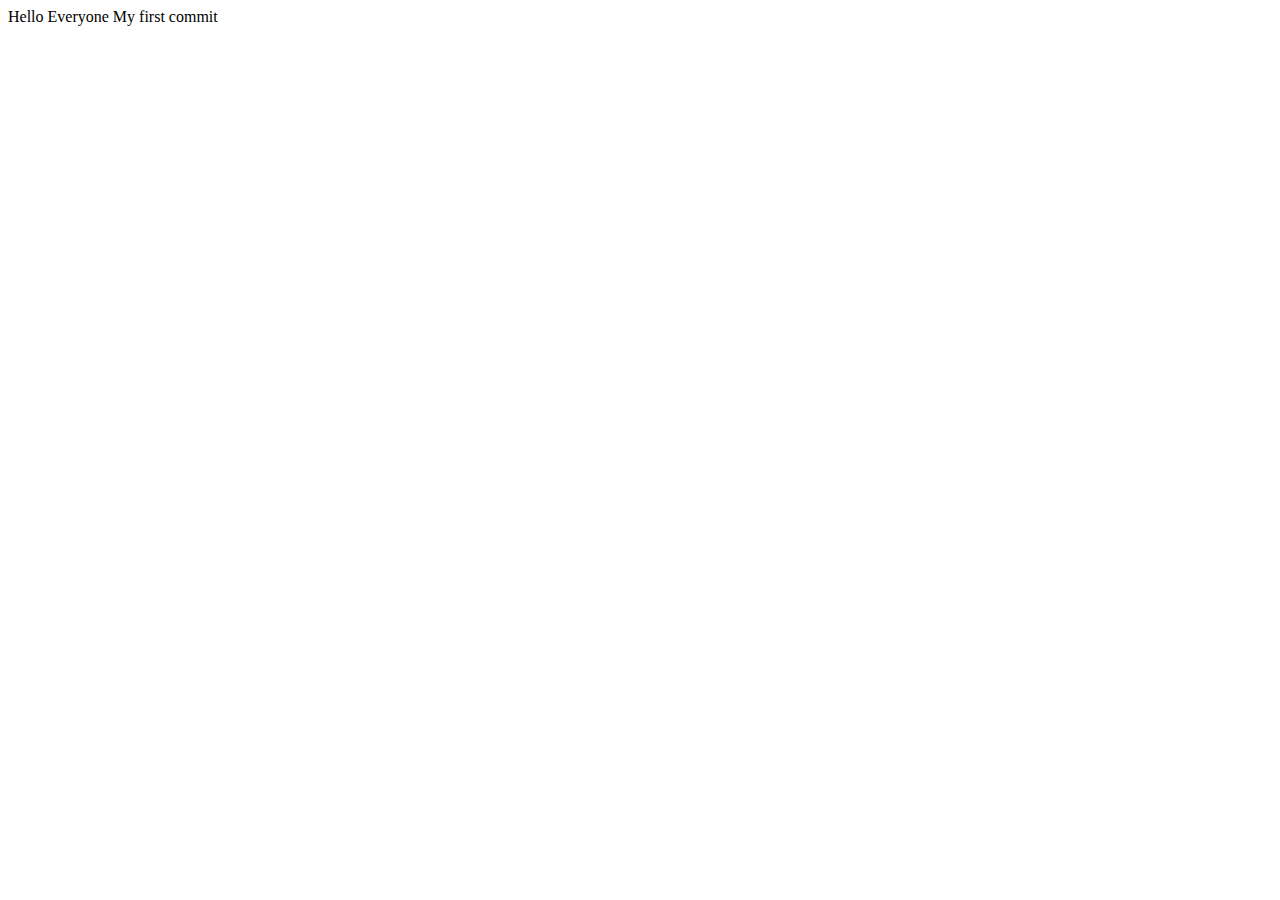
<file: index.html>
<!DOCTYPE html>
<html lang="en">
<head>
    <meta charset="UTF-8">
    <meta http-equiv="X-UA-Compatible" content="IE=edge">
    <meta name="viewport" content="width=device-width, initial-scale=1.0">
    <title>Document</title>
</head>
<body>
    Hello Everyone
    My first commit
</body>
</html>
</file>
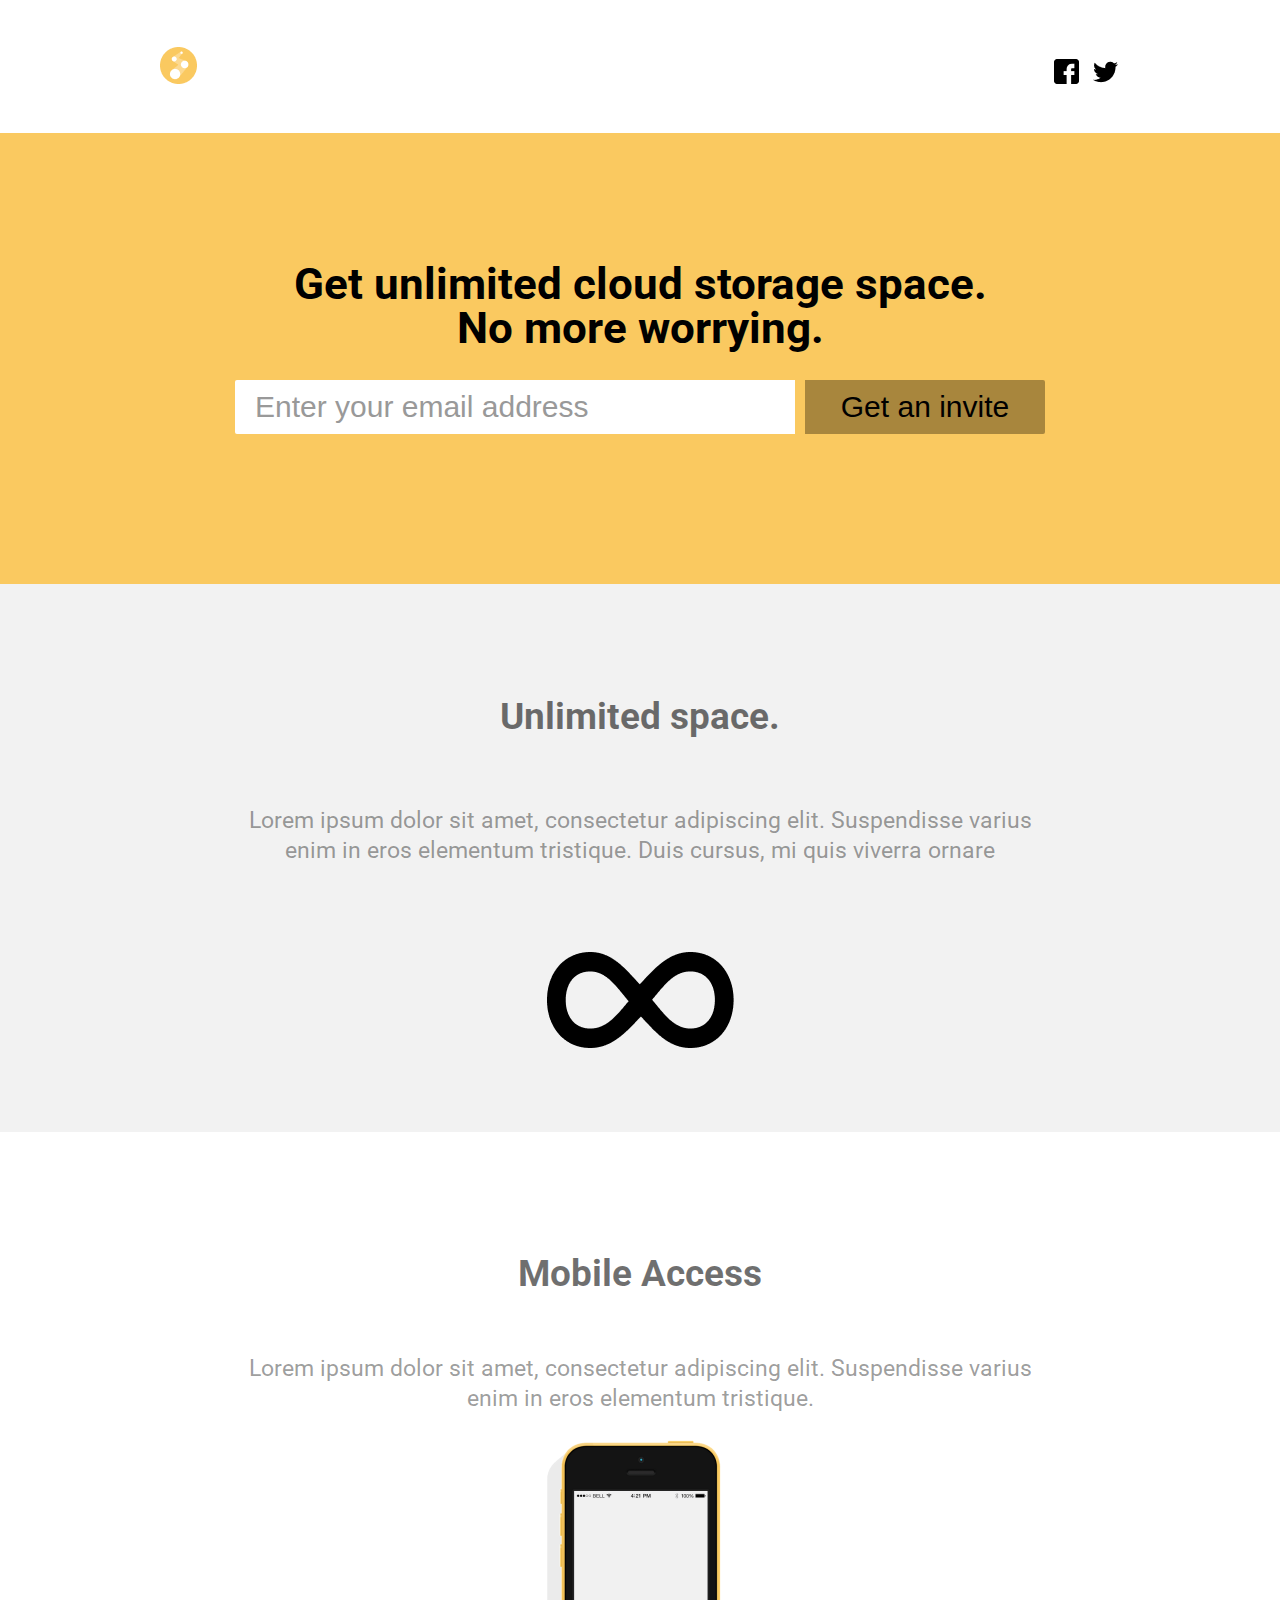
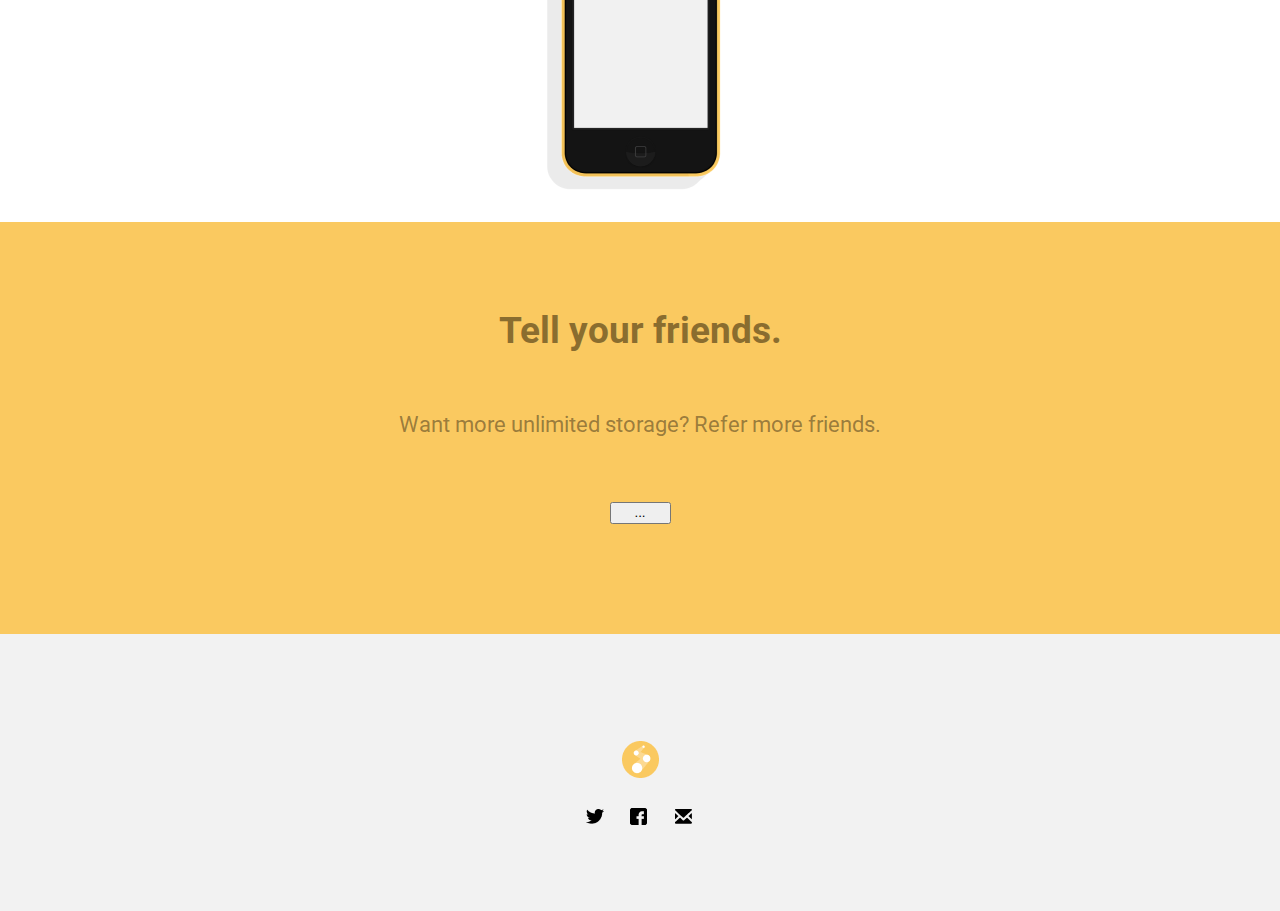
<file: My homework/Homework4/index.html>
<!DOCTYPE html>
<html lang="en">
<head>
    <meta charset="UTF-8">
    <meta http-equiv="X-UA-Compatible" content="IE=edge">
    <meta name="viewport" content="width=device-width, initial-scale=1.0">
    <title>Document</title>
    <link rel="preconnect" href="https://fonts.googleapis.com">
    <link rel="preconnect" href="https://fonts.gstatic.com" crossorigin>
    <link href="https://fonts.googleapis.com/css2?family=Roboto&display=swap" rel="stylesheet">
    <link rel="stylesheet" href="./Style/style.css">
</head>
<body>
    <header>
        <div class="content-container">
            <div class="logo">
                <a href="#">
                    <img src="./img/Logo.png" alt="logo">
                </a>
            </div>
            <div class="header-social">
                <a href="#">
                    <img src="./img/fb.png" alt="facebook">
                </a>
                <a href="#">
                    <img src="./img/Twitter.png" alt="twitter">
                </a>
            </div>        
        </div>
    </header>
    <section class="form-section">
        <div class="text-content">
            <h1>
                Get unlimited cloud storage space.
                <br>
                No more worrying.
            </h1>
            <form action="" class="form-place">
                <input type="text" placeholder="Enter your email address">
                <button>
                    Get an invite
                </button>
            </form>
        </div>
    </section>
    <section class="unlimited-space">
        <div class="text-content">
            <h2>
                Unlimited space.
            </h2>
            <p>
                Lorem ipsum dolor sit amet, consectetur adipiscing elit. Suspendisse varius <br> enim in eros elementum tristique. Duis cursus, mi quis viverra ornare
            </p>
            <div class="axiom">
                <img src="./img/axiom.png" alt="axiom" width="187px" height="96px">
            </div>
        </div>
    </section>
    <section class="mobile-access">
        <div class="text-content">
            <h2>
                Mobile Access
            </h2>
            <p>
                Lorem ipsum dolor sit amet, consectetur adipiscing elit. Suspendisse varius <br>
                enim in eros elementum tristique.
            </p>
            <div class="mobile-phone">
                <img src="./img/phone.png" alt="phone" width="190px" height="355px">
            </div>
        </div>
    </section>
    <section class="tell-about">
        <div class="text-content">
            <h2>
                Tell your friends.
            </h2>
            <p>
                Want more unlimited storage? Refer more friends.
            </p>
            <form action="">
                <button>
                ...
                </button>
            </form>
        </div>
    </section>
    <footer>
        <div class="logo-footer">
            <a href="#">
                <img src="./img/Logo.png" alt="logo">
            </a>
        </div>
        <div class="header-social-footer">
            <a href="#">
                <img src="./img/twitter2.png" alt="twitter">
            </a>
            <a href="#">
                <img src="./img/facebook2.png" alt="facebook">
            </a>
            <a href="#">
                <img src="./img/email.png" alt="email">
            </a>
        </div>      
    </footer>
</body>
</html>
</file>
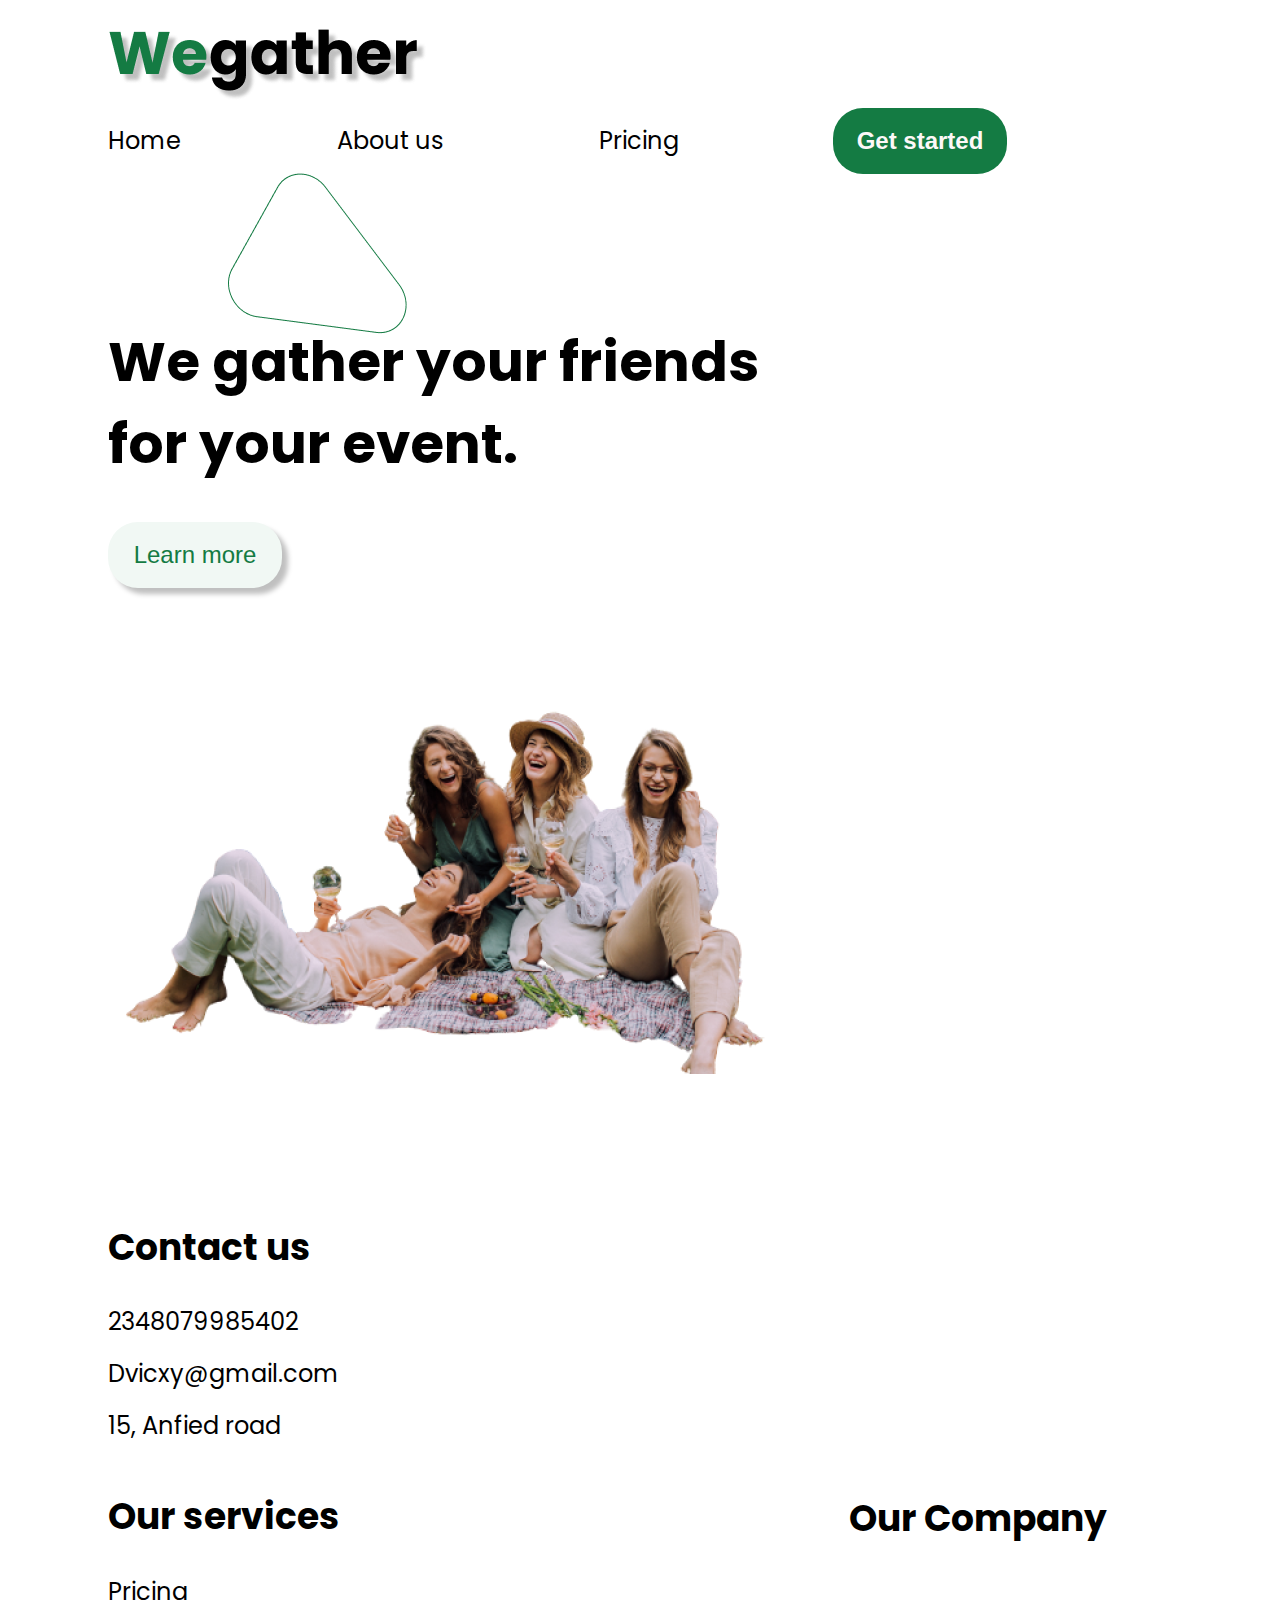
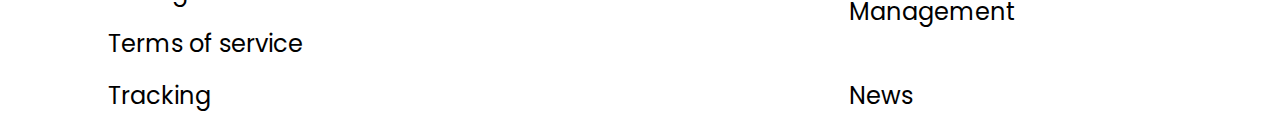
<file: My homework/Homework5/index.html>
<!DOCTYPE html>
<html lang="en">
<head>
    <meta charset="UTF-8">
    <meta http-equiv="X-UA-Compatible" content="IE=edge">
    <meta name="viewport" content="width=device-width, initial-scale=1.0">
    <title>Homework5</title>
    <link rel="preconnect" href="https://fonts.googleapis.com">
    <link rel="preconnect" href="https://fonts.gstatic.com" crossorigin>
    <link href="https://fonts.googleapis.com/css2?family=Poppins:wght@400;700&display=swap" rel="stylesheet">
    <link rel="stylesheet" href="./style/style.css">
</head>
<body>
    <div class="wrapper">
        <header>
            <div class="logo">
                    <img src="./img/logo.png" alt="Logo">
            </div>
            <div class="header-social">
                <a href="#">Home</a>
                <a href="#">About us</a>
                <a href="#">Pricing</a>
            </div>
            <div class="button">
                <a href="#">
                    <button class="button-started">
                        Get started
                    </button>
                </a>
            </div>
        </header>
        <section class="main-content">
            <div class="content-geometrie">
                <div class="geometrie">
                    <a class="vector" href="#">
                        <img src="./img/Vector.png" alt="Vector">
                    </a>
                    <h1>
                        We gather your friends <br> for your event.
                   </h1>
                   <a href="#">
                    <button>
                        Learn more
                    </button>
                </a>
                </div>
            </div>
            <div class="image-friends">
                <img src="./img/friends 1.png" alt="friends">
            </div>
        </section>
        <footer>
            <div class="contact">
                <h2>
                    Contact us
                </h2>
                <a href="tel:2348079985402">2348079985402</a>
                <a href="mailto:Dvicxy@gmail.com">Dvicxy@gmail.com</a>
                <a href="#">15, Anfied road</a>
            </div>
            <div class="services">
                <h2>
                    Our services
                </h2>
                <a href="#">Pricing</a>
                <a href="#">Terms of service</a>
                <a href="#">Tracking</a>
            </div>
            <div class="company">
                <h2>
                    Our Company
                </h2>
                <a href="#">Management</a>
                <a href="#">News</a>
            </div>
        </footer>
    </div>
</body>
</html>
</file>
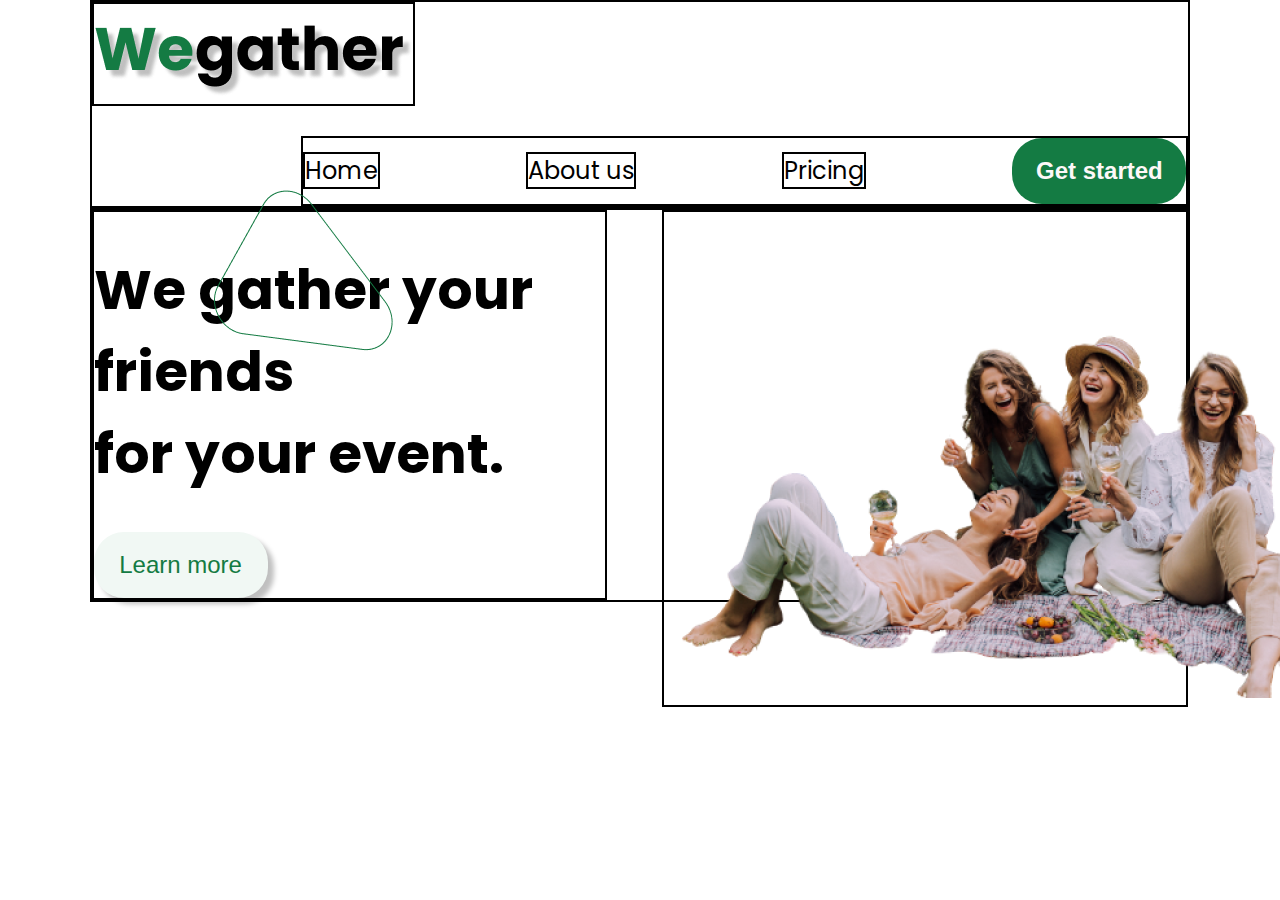
<file: My homework/Homework5part2/index.html>
<!DOCTYPE html>
<html lang="en">
<head>
    <meta charset="UTF-8">
    <meta http-equiv="X-UA-Compatible" content="IE=edge">
    <meta name="viewport" content="width=device-width, initial-scale=1.0">
    <title>Document</title>
    <link rel="preconnect" href="https://fonts.googleapis.com">
    <link rel="preconnect" href="https://fonts.gstatic.com" crossorigin>
    <link href="https://fonts.googleapis.com/css2?family=Poppins:wght@400;700&display=swap" rel="stylesheet">
    <link rel="stylesheet" href="./style/style.css">
</head>
<body>
    <header>
        <div class="logo">
            <img src="./img/logo.png" alt="logo">
        </div>
        <nav class="navigate">
            <a href="#">Home</a>
            <a href="#">About us</a>
            <a href="#">Pricing</a>
            <button class="button-started">Get started</button>
        </nav>
    </header>
    <section class="main-content">
        <div class="content-geometrie">
            <div class="geometrie">
                 <img class="vector" src="./img/Vector.png" alt="Vector">
                <h1>
                    We gather your friends <br> for your event.
                </h1>
                <a href="#">
                    <button>
                        Learn more
                    </button>
                </a>
            </div>
        </div>
        <div class="imagefriends clear">
            <img class="friends" src="./img/friends 1.png" alt="friends">
        </div>
    </section>
</body>
</html>
</file>
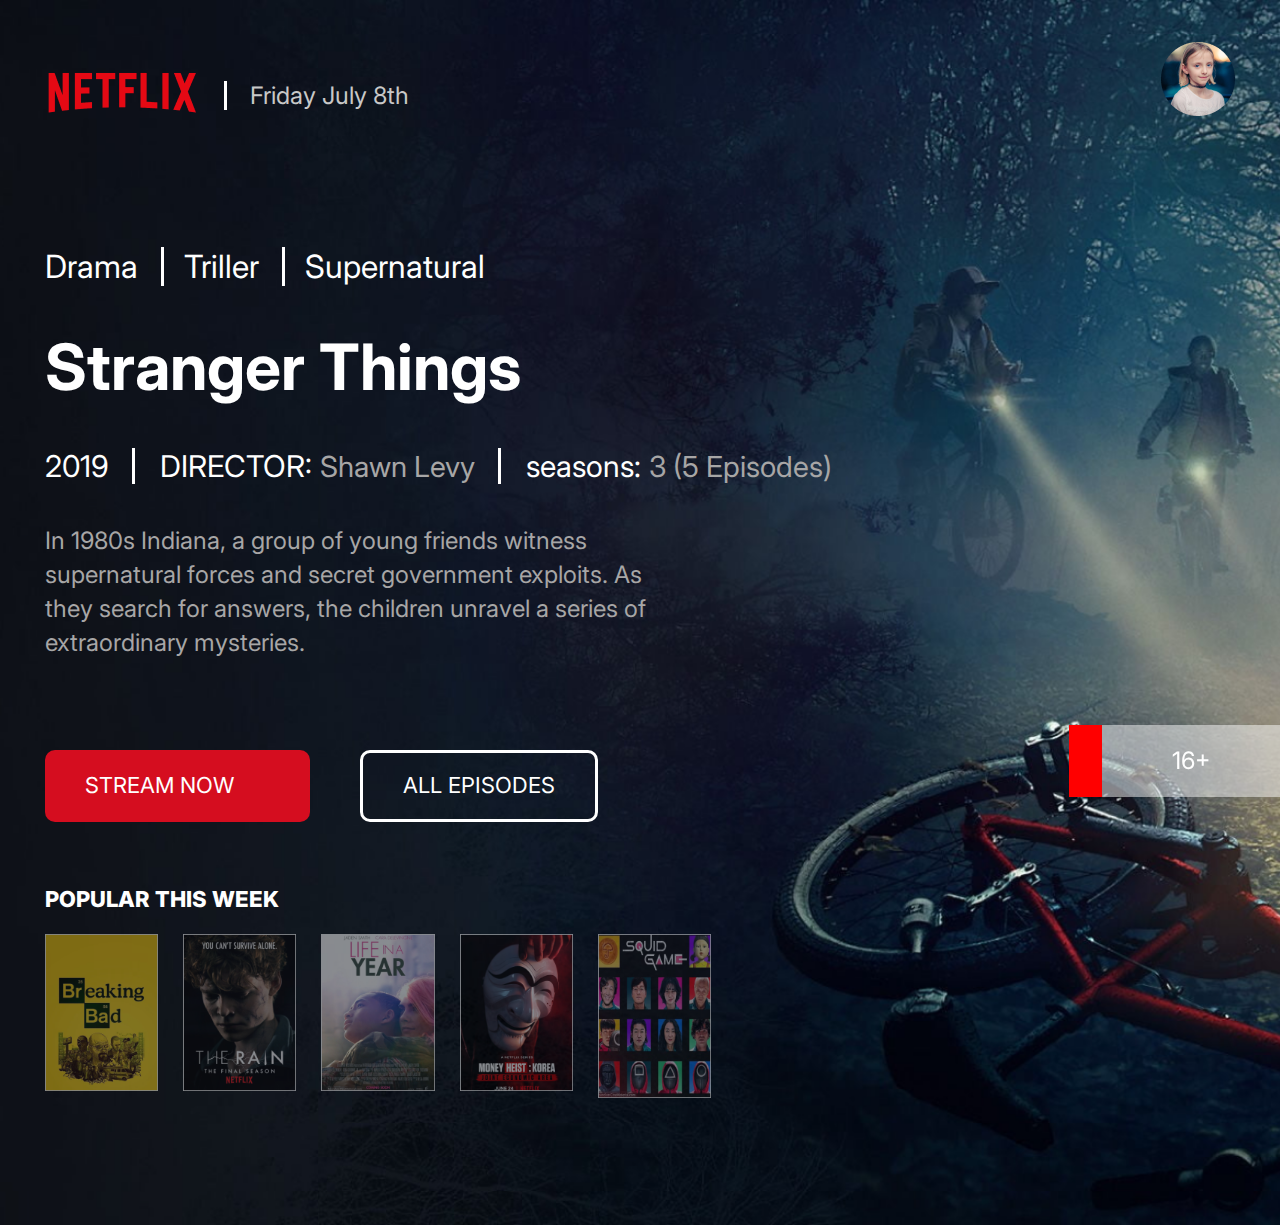
<file: My homework/Homework7/index.html>
<!DOCTYPE html>
<html lang="en">
<head>
    <meta charset="UTF-8">
    <meta http-equiv="X-UA-Compatible" content="IE=edge">
    <meta name="viewport" content="width=device-width, initial-scale=1.0">
    <title>Netflix</title>
    <link rel="stylesheet" href="https://cdnjs.cloudflare.com/ajax/libs/font-awesome/6.4.0/css/all.min.css" integrity="sha512-iecdLmaskl7CVkqkXNQ/ZH/XLlvWZOJyj7Yy7tcenmpD1ypASozpmT/E0iPtmFIB46ZmdtAc9eNBvH0H/ZpiBw==" crossorigin="anonymous" referrerpolicy="no-referrer" />
    <link rel="preconnect" href="https://fonts.googleapis.com"> 
    <link rel="preconnect" href="https://fonts.gstatic.com" crossorigin> 
    <link href="https://fonts.googleapis.com/css2?family=Inter:wght@400;800&display=swap" rel="stylesheet">
    <link rel="stylesheet" href="./style/normalize.css">
    <link rel="stylesheet" href="./style/style.css">
</head>
<body>
    <section class="wrapper">
        <header class="container">
            <div class="logo">
                <a href="#">
                    <img src="./img/netflix-logo.png" alt="LOGO">
                </a>
                <div class="text-friday">
                    Friday July 8th
                </div>
            </div>
            <div class="usercontrols">
                <button class="control-search">
                    <i class="fa-solid fa-magnifying-glass"></i>
                </button>
            <div class="control-photo">
                <img src="./img/User.png" alt="user photo">
            </div>
            </div>
        </header>
        <div class="maincontent"> 
            <div class="genre">
                <div>Drama</div>
                <div>Triller</div>
                <div>Supernatural</div>
            </div>
            <div class="filmnamed">
                <h1>Stranger Things</h1>
            </div>
            <div class="moviedetails">
                <div>2019</div>
                <div>DIRECTOR: <p class="gray">Shawn Levy</p></div>
                <div>seasons: <p class="gray">3 (5 Episodes)</p></div>
            </div>
            <div class="aboutfilm">
                In 1980s Indiana, a group of young friends witness supernatural forces and secret government exploits. As they search for answers, the children unravel a series of extraordinary mysteries.
            </div>
            <div class="starreviews">
                <h2>
                    <i class="fa-solid fa-star"></i>
                    <i class="fa-solid fa-star"></i>
                    <i class="fa-solid fa-star"></i>
                    <i class="fa-regular fa-star"></i>
                    <i class="fa-regular fa-star"></i>
                </h2>
            </div>
            <div class="button-control">
                <div class="button-play">
                    <button>STREAM NOW 
                        <i class="fa-solid fa-circle-play"></i>
                    </button>
                </div>
                <div class="episods">
                    <a href="#">ALL EPISODES</a>
                </div>
            </div>
            <div class="recomend">
                <div class="list-recomend">
                    <div class="text-recomend">
                        POPULAR THIS WEEK
                    </div>
                    <div class="recomend-control">
                        <i class="fa-solid fa-circle-chevron-left"></i>
                        <i class="fa-solid fa-circle-chevron-right"></i>
                    </div>
                </div>
                <div class="slide-film">
                    <ul>
                        <li><img src="./img/Rectangle1.png" alt="1"></li>
                        <li><img src="./img/Rectangle2.png" alt="2"></li>
                        <li><img src="./img/Rectangle3.png" alt="3"></li>
                        <li><img src="./img/Rectangle4.png" alt="4"></li>
                        <li><img src="./img/Rectangle5.png" alt="5"></li>
                    </ul>
                </div>
            </div>
        </div>
    </section>
    <div class="age">16+</div>
</body>
</html>
</file>
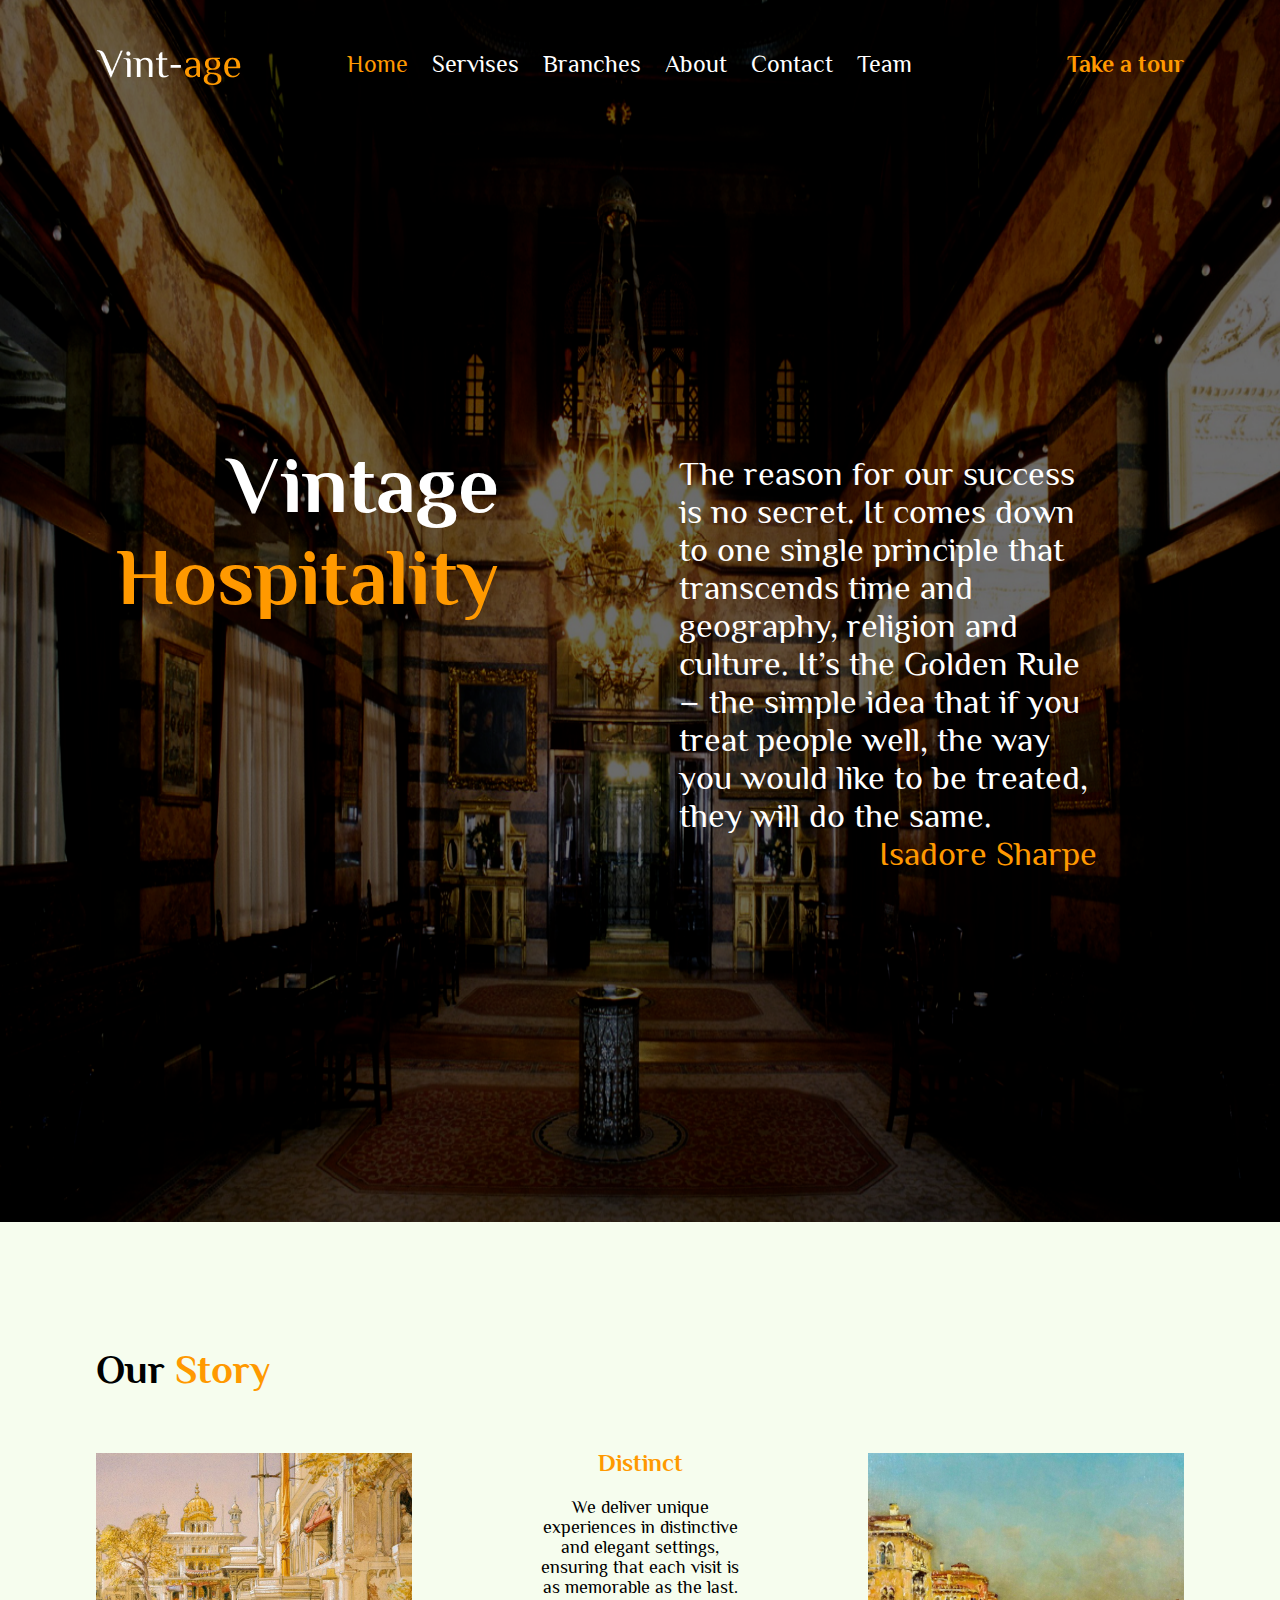
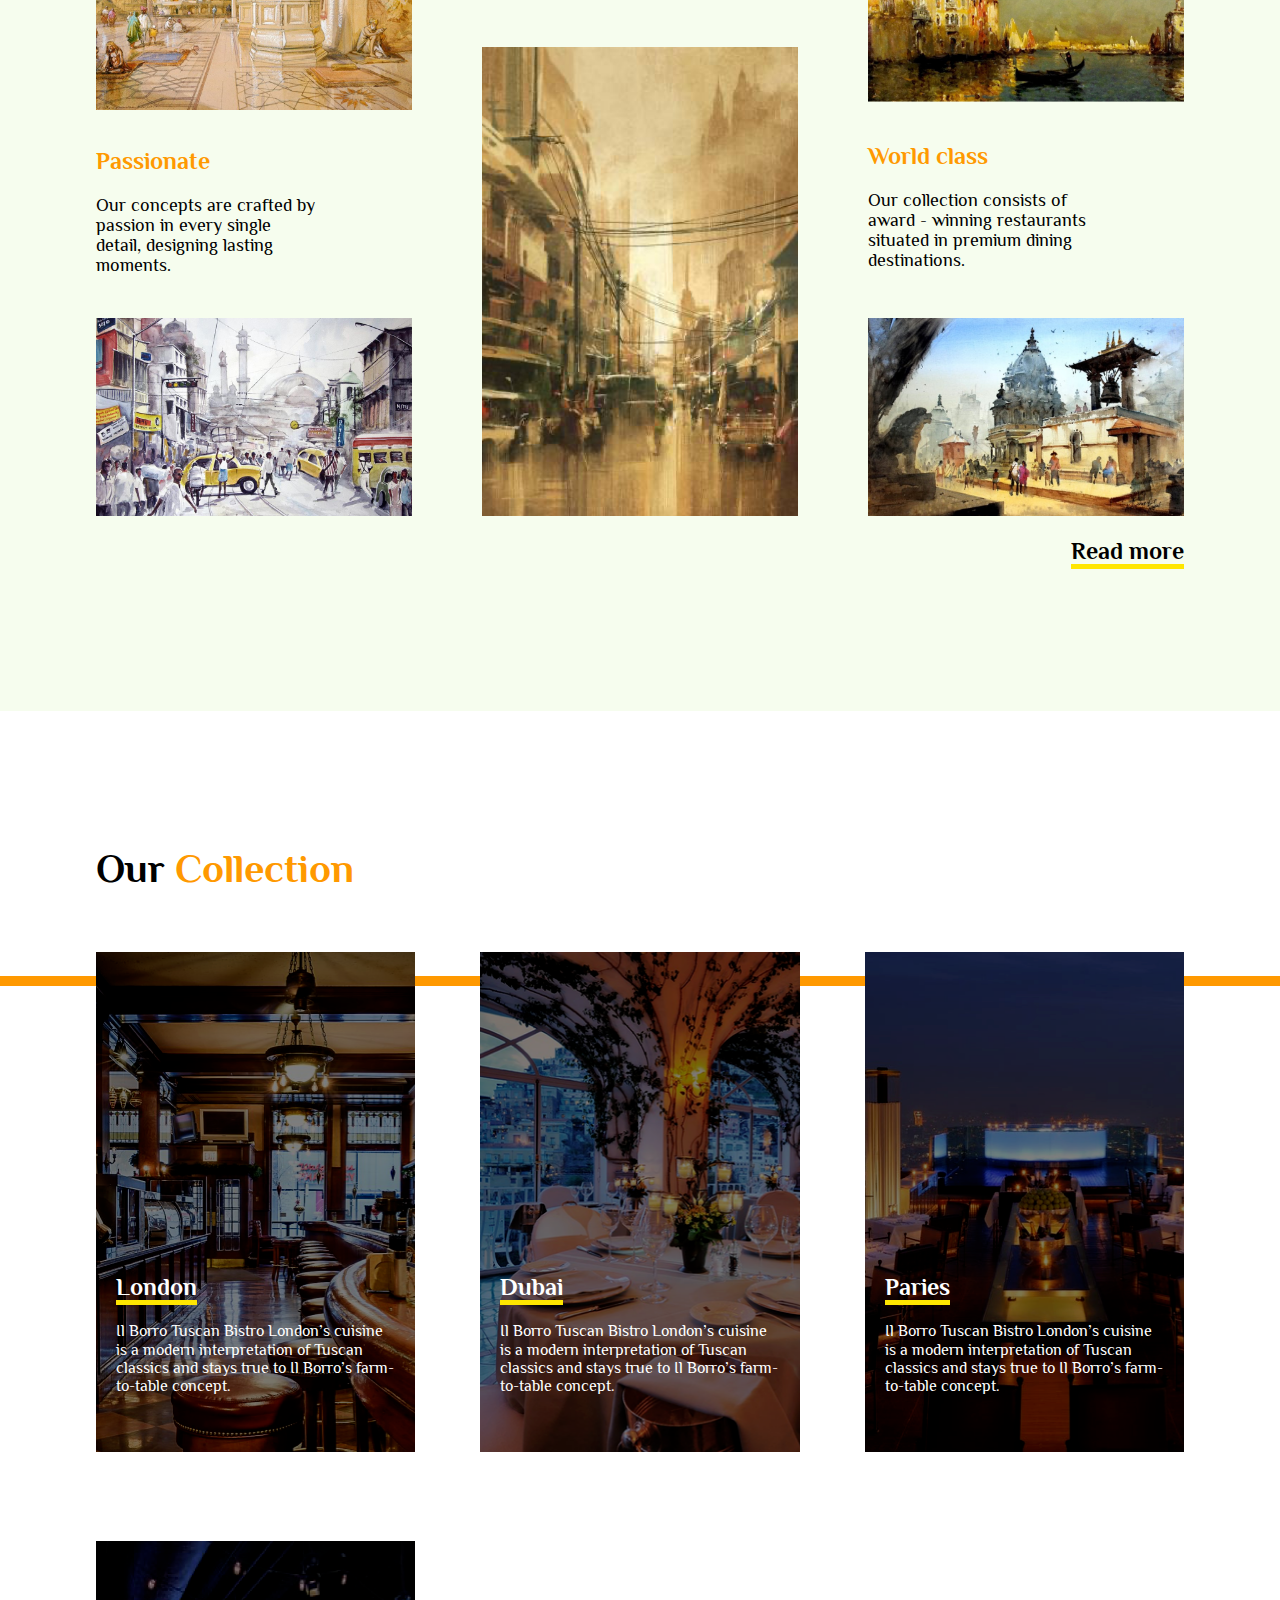
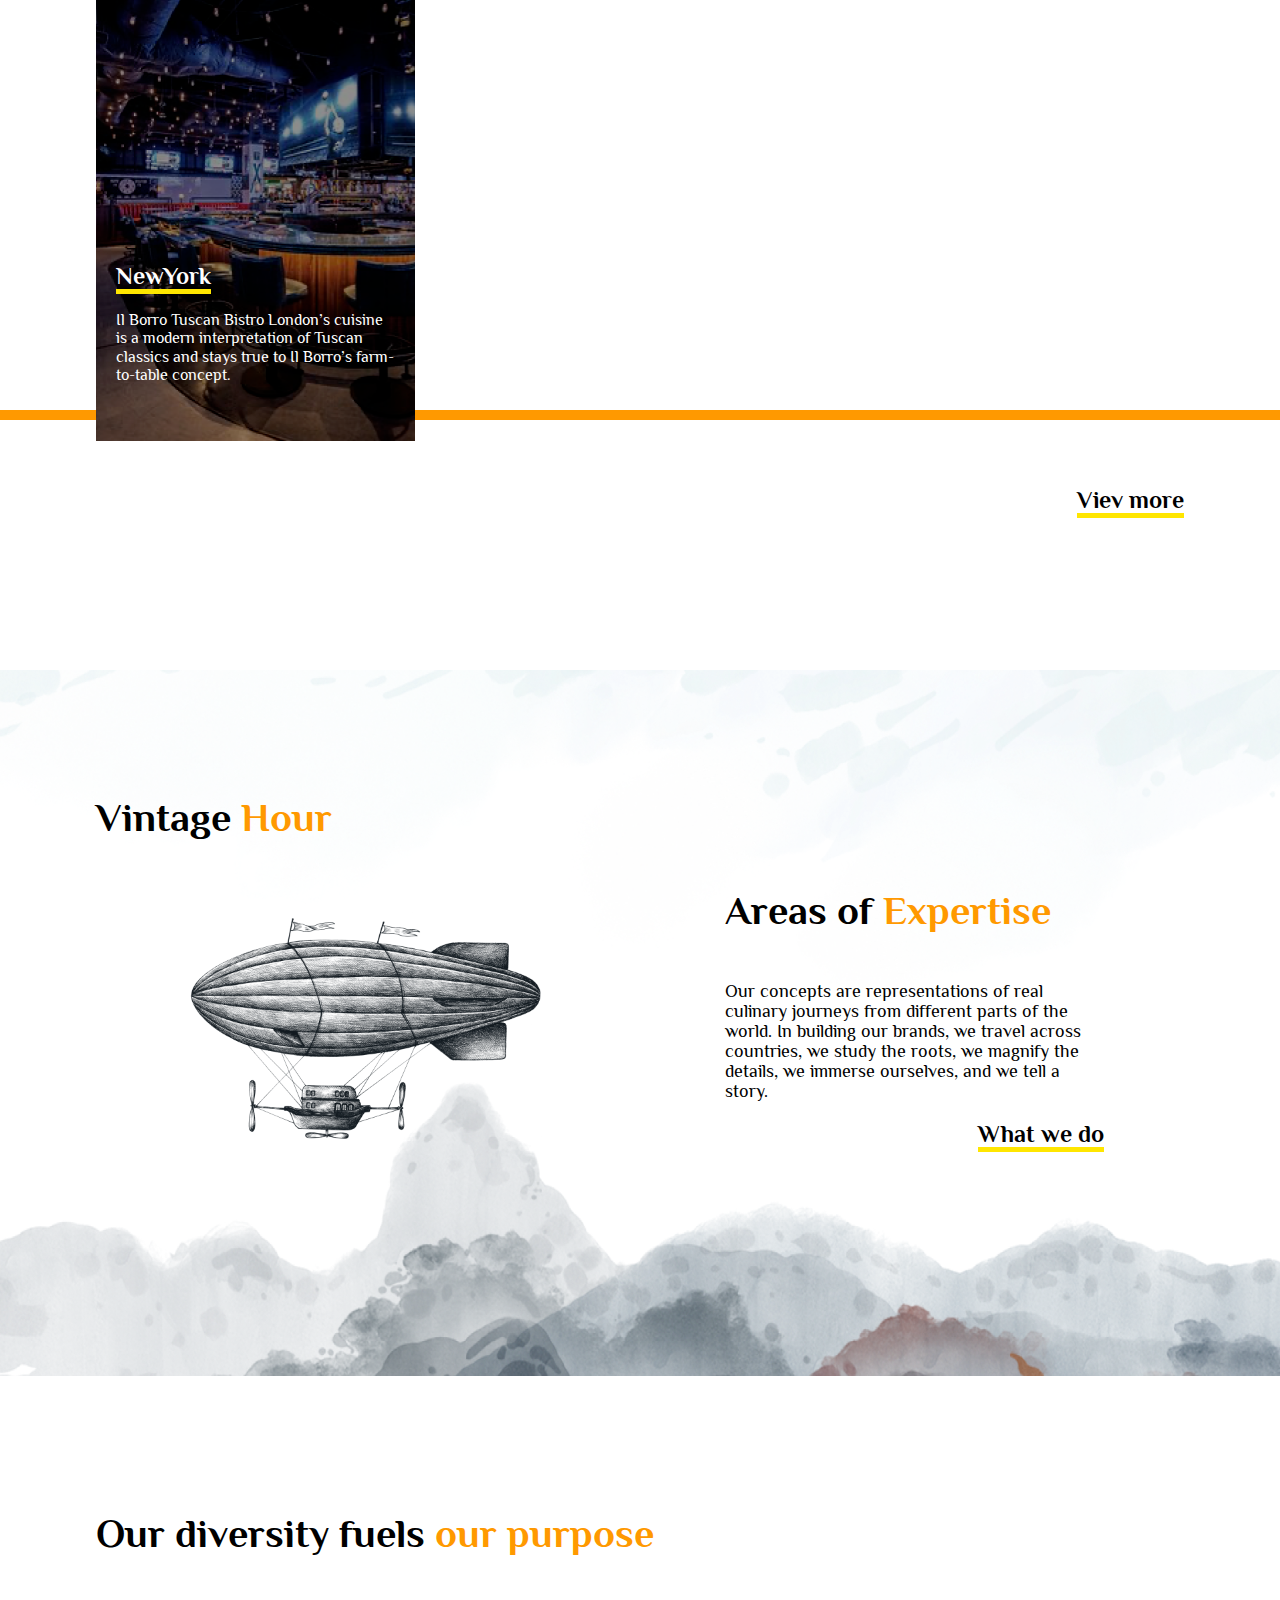
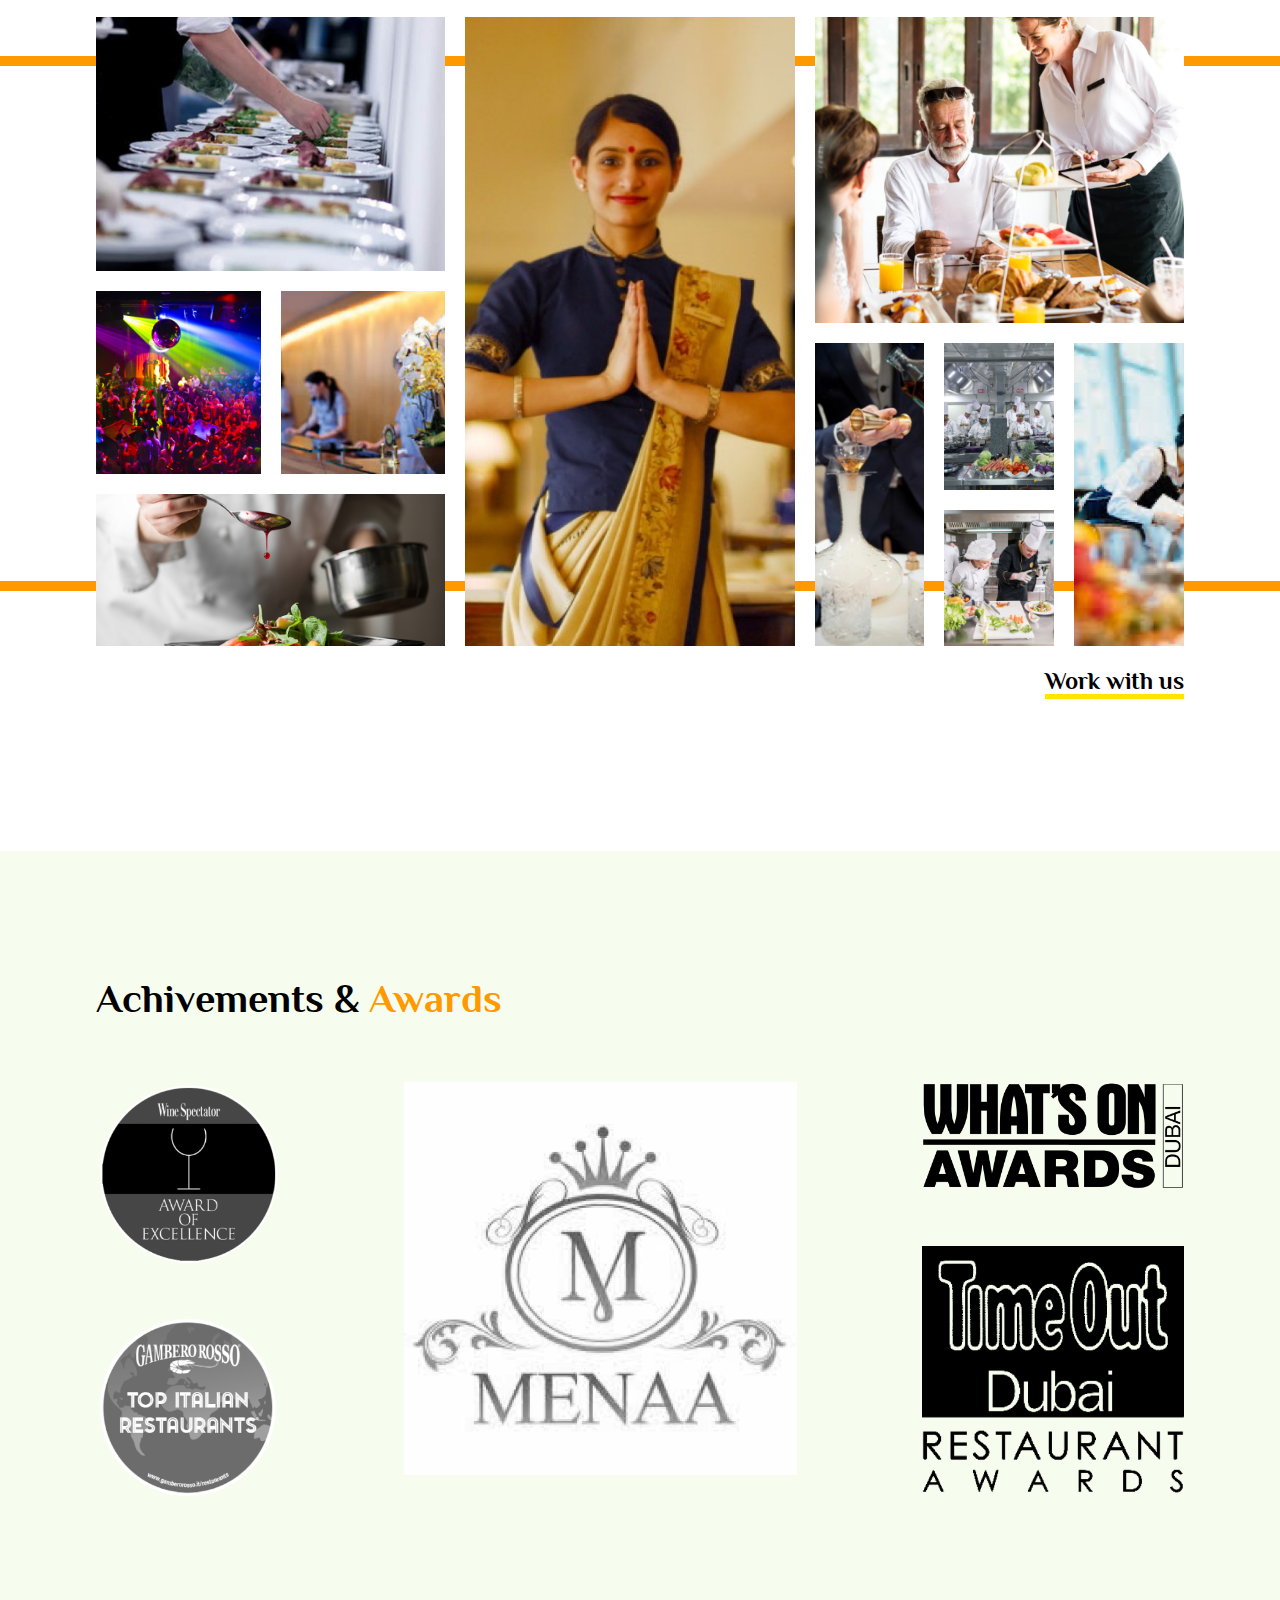
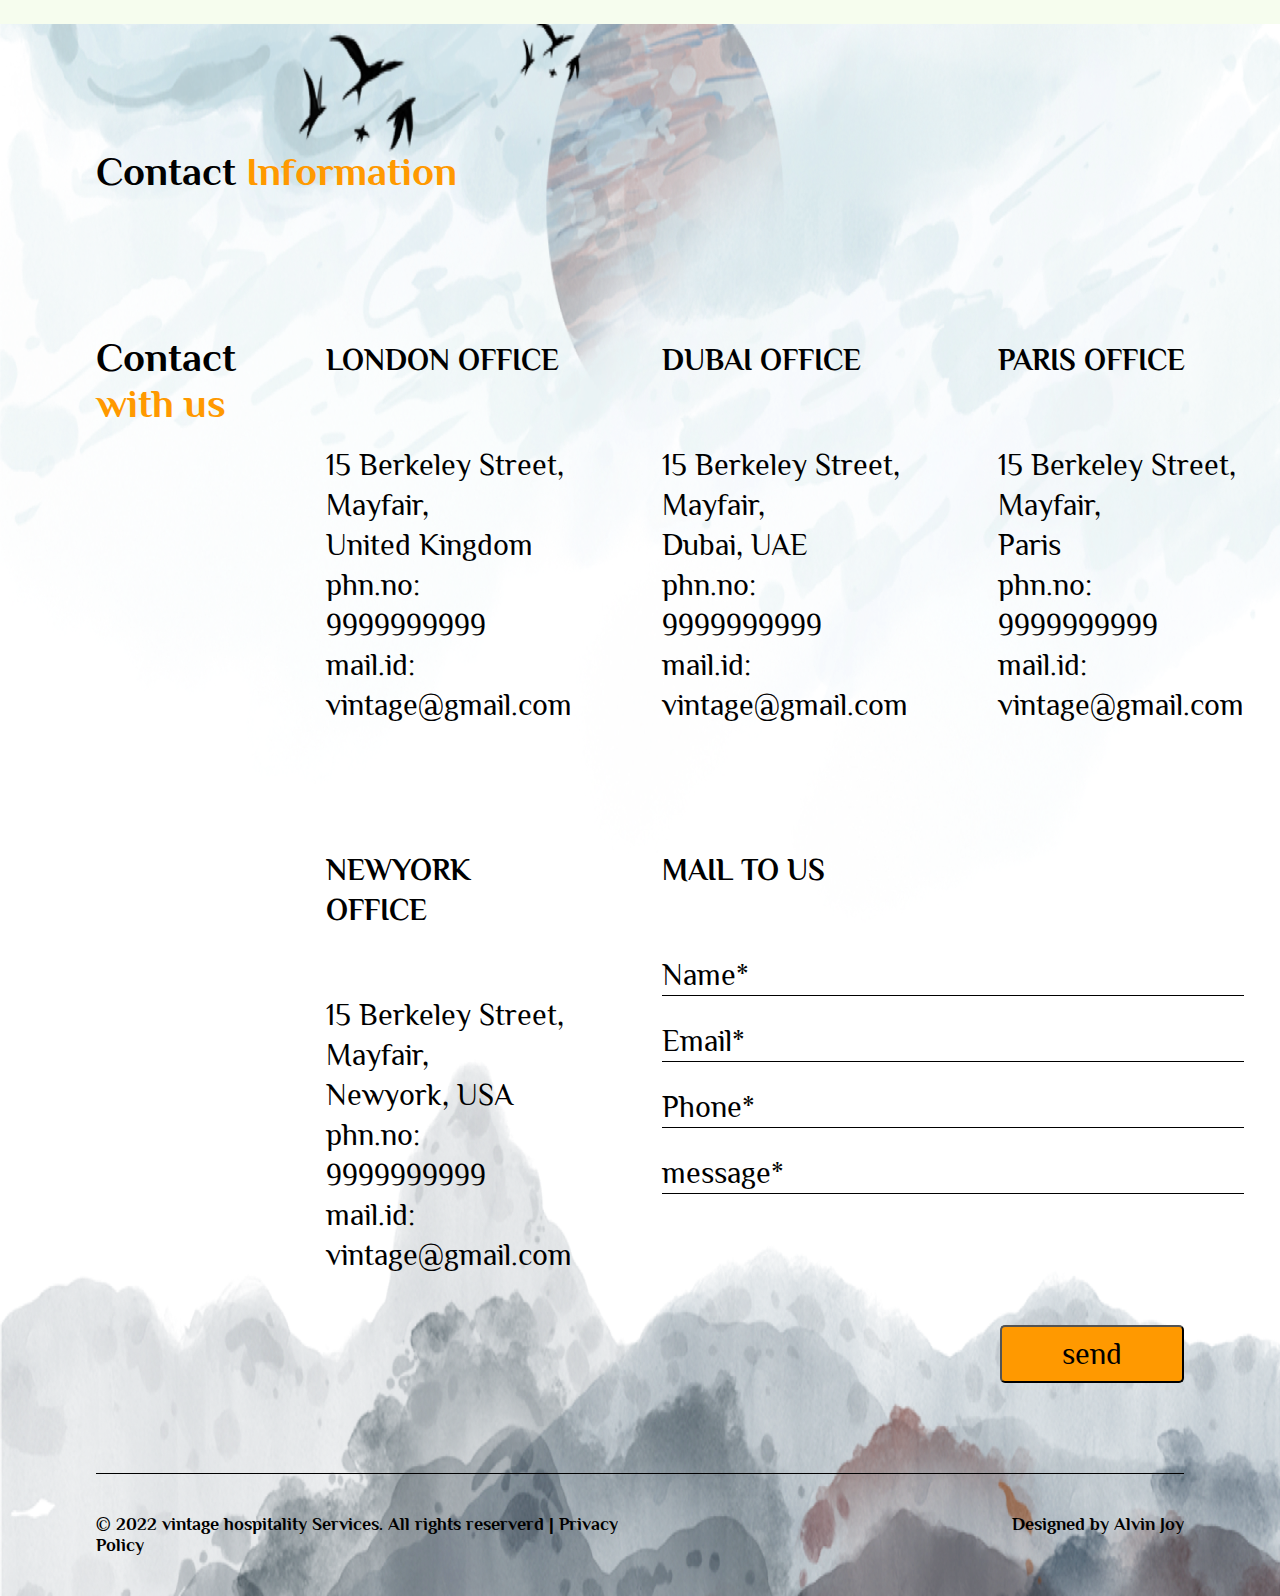
<file: My homework/Homework9/index.html>
<!DOCTYPE html>
<html lang="en">
<head>
    <meta charset="UTF-8">
    <meta name="viewport" content="width=device-width, initial-scale=1.0">
    <title>Vintage Hospitality</title>
    <link rel="stylesheet" href="https://cdnjs.cloudflare.com/ajax/libs/font-awesome/6.4.0/css/all.min.css" integrity="sha512-iecdLmaskl7CVkqkXNQ/ZH/XLlvWZOJyj7Yy7tcenmpD1ypASozpmT/E0iPtmFIB46ZmdtAc9eNBvH0H/ZpiBw==" crossorigin="anonymous" referrerpolicy="no-referrer" />
    <link rel="preconnect" href="https://fonts.googleapis.com">
    <link rel="preconnect" href="https://fonts.gstatic.com" crossorigin>
    <link href="https://fonts.googleapis.com/css2?family=Philosopher:wght@400;700&display=swap" rel="stylesheet">
    <link rel="stylesheet" href="./Style/style.css">
    <link rel="stylesheet" href="./Style/normalize.css">
</head>
<body>
    <div class="wrapper">
        <a id="scroll" href="#section1"><i class="fa-solid fa-circle-chevron-up"></i></a>
        <section id="section1" class="section1">
            <header>
                <div class="logo">
                    <img src="./img/Vint-age.png" alt="logo">
                </div>
                <nav class="navigate">
                    <a href="#">Home</a>
                    <a href="#">Servises</a>
                    <a href="#">Branches</a>
                    <a href="#">About</a>
                    <a href="#">Contact</a>
                    <a href="#">Team</a>
                </nav>
                <div class="taketour">
                    <a href="#">Take a tour</a>
                </div>
            </header>
            <div class="firstinfo">
                <div class="name">
                    <h1>
                        Vintage <br><span>Hospitality</span>
                    </h1>
                </div>
                <div class="quote">
                    The reason for our success is no secret. It comes down to one single principle that transcends time and geography, religion and culture. It’s the Golden Rule – the simple idea that if you treat people well, the way you would like to be treated, they will do the same. 
                    <p>Isadore Sharpe </p>                                                                               
                </div>
            </div>
        </section>
        <section class="section2">
            <div class="historysection">
                <h2 class="maintitle-h2">
                    Our <span>Story</span>
                </h2>
                <div class="smallhistory">
                    <div class="history1">
                        <div>
                            <img src="./img/vintage1.png" alt="Vintage">
                        </div>
                        <div class="texthistory">
                            <h3 class="title3">Passionate</h3>
                            Our concepts are crafted by passion in every single detail, designing lasting moments.
                        </div>
                        <div>
                            <img src="./img/vintage2.png" alt="Vintage">
                        </div>
                    </div>
                    <div class="history2">
                        <div class="texthistory center">
                            <h3 class="title3">Distinct</h3>
                            We deliver unique experiences in distinctive and elegant settings, ensuring that each visit is as memorable as the last.
                        </div>
                        <div>
                            <img src="./img/vintage3.png" alt="Vintage">
                        </div>
                    </div>
                    <div class="history3">
                        <div>
                            <img src="./img/vintage4.png" alt="Vintage">
                        </div>
                        <div class="texthistory">
                            <h3 class="title3">World class</h3>
                                Our collection consists of award - winning restaurants situated in premium dining destinations.
                        </div>
                        <div>
                            <img src="./img/vintage5.png" alt="Vintage">
                        </div>
                    </div>
                </div> 
                <h4 class="maintitle-h4 right">
                    <a href="#">Read more</a>
                </h4>
            </div>
        </section>
        <section class="section3">
            <div class="solidline one"></div>
            <div class="collection">
                <h2 class="maintitle-h2">
                    Our <span>Collection</span>
                </h2>
                <div class="collection-contein">
                    <div class="london">
                        <h4 class="maintitle-h4 white">
                            <a href="#">London</a>
                        </h4>
                        Il Borro Tuscan Bistro London’s cuisine is a modern interpretation of Tuscan classics and stays true to Il Borro’s farm-to-table concept.
                    </div>
                    <div class="dubai">
                        <h4 class="maintitle-h4 white">
                            <a href="#">Dubai</a>
                        </h4>
                        Il Borro Tuscan Bistro London’s cuisine is a modern interpretation of Tuscan classics and stays true to Il Borro’s farm-to-table concept.
                    </div>
                    <div class="paries">
                        <h4 class="maintitle-h4 white">
                            <a href="#">Paries</a>
                        </h4>
                        Il Borro Tuscan Bistro London’s cuisine is a modern interpretation of Tuscan classics and stays true to Il Borro’s farm-to-table concept.
                    </div>
                    <div class="newyork">
                        <h4 class="maintitle-h4 white">
                            <a href="#">NewYork</a>
                        </h4>
                        Il Borro Tuscan Bistro London’s cuisine is a modern interpretation of Tuscan classics and stays true to Il Borro’s farm-to-table concept.
                    </div>
                </div>
                <h4 class="maintitle-h4 right">
                    <a href="#">Viev more</a>
                </h4>
            </div>
            <div class="solidline two"></div>
        </section>
        <section class="section4">
            <div class="vintage-hour">
                <h2 class="maintitle-h2">
                    Vintage <span>Hour</span>
                </h2>
                <div class="expertise-areas">
                    <div class="img-shuttle">
                        <img src="./img/shuttle.png" alt="Shuttle">
                    </div>
                    <div class="expertise-content">
                        <h2 class="maintitle-h2">
                            Areas of <span>Expertise</span> 
                        </h2>
                        Our concepts are representations of real culinary journeys from different parts of the world. In building our brands, we travel across countries, we study the roots, we magnify the details, we immerse ourselves, and we tell a story.
                        <h4 class="maintitle-h4 right">
                            <a href="#">What we do</a>
                        </h4>
                    </div>
                </div>
            </div>
        </section>
        <section class="section5">
            <div class="solidline three"></div>
            <div class="diversity">
                <h2 class="maintitle-h2">
                    Our diversity fuels <span>our purpose</span>
                </h2>
                <div class="service-photo">
                    <div class="conteiner-img1">
                        <div class="blockimg1">
                            <img  src="./img/service4.png" alt="service">
                        </div>
                        <div class="blockimg2">   
                            <img  src="./img/service9.png" alt="service">
                        </div>
                        <div class="blockimg3">
                            <img  src="./img/service5.png" alt="service">
                        </div>
                        <div class="blockimg4">
                            <img  src="./img/service3.png" alt="service">
                        </div>
                    </div>
                    <div class="conteiner-img2">
                        <div class="blockimg5">
                            <img  src="./img/service11.png" alt="service">
                        </div>
                    </div>
                    <div class="conteiner-img3">
                        <div class="blockimg6">
                            <img  src="./img/service6.png" alt="service">
                        </div>
                        <div class="blockimg7">
                            <img  src="./img/service8.png" alt="service">
                        </div>
                        <div class="blockimg8">
                            <img  src="./img/service71.png" alt="service">
                        </div>
                        <div class="blockimg9">
                            <img  src="./img/service101.png" alt="service">
                        </div>
                         <div class="blockimg10">
                            <img  src="./img/service2.png" alt="service">
                        </div>
                    </div>
                </div>
                <h4 class="maintitle-h4 right">
                    <a href="#">Work with us</a>
                </h4>
            </div>
            <div class="solidline four"></div>
        </section>
        <section class="section6">
            <div class="achivements-awards">
                <h2 class="maintitle-h2">
                    Achivements & <span>Awards</span>
                </h2>
                <div class="contain-awards">
                    <div class="awards-img-1">
                        <img class="blockimg" src="./img/award2.png" alt="awards">
                        <img class="blockimg" src="./img/award4.png" alt="awards">
                    </div>
                    <div class="awards-img-2">
                        <img class="blockimg" src="./img/award6.png" alt="awards">
                    </div>
                    <div class="awards-img-3">
                        <img class="blockimg" src="./img/award3.png" alt="awards">
                        <img class="blockimg" src="./img/award5.png" alt="awards">
                    </div>
                </div>
            </div>
        </section>
        <section class="section7">
            <div class="contact-info">
                <h2 class="maintitle-h2">
                    Contact <span>Information</span>
                </h2>
                <div class="block-contact-info">
                    <div class="info">
                        <h2 class="maintitle-h2">
                            Contact <span>with us</span>
                        </h2>
                    </div>
                    <div class="London-office">
                        <h3 class="maintitle-h3">
                            LONDON OFFICE
                        </h3>
                        <p>15 Berkeley Street,<br>
                            Mayfair,<br>
                            United Kingdom <br>
                            phn.no: <a href="tel:9999999999">9999999999</a><br>
                            mail.id: <a href="mailto:vintage@gmail.com">vintage@gmail.com</a>
                        </p>
                    </div>
                    <div class="Dubai-office">
                        <h3 class="maintitle-h3">
                            DUBAI OFFICE
                        </h3>
                        <p>15 Berkeley Street, <br>
                            Mayfair, <br>
                            Dubai, UAE <br>
                            phn.no: <a href="tel:9999999999">9999999999</a><br>
                            mail.id: <a href="mailto:vintage@gmail.com">vintage@gmail.com</a>
                        </p>
                    </div>
                    <div class="Paris-office">
                        <h3 class="maintitle-h3">
                            PARIS OFFICE
                        </h3>
                        <p>15 Berkeley Street, <br>
                            Mayfair, <br>
                            Paris <br>
                            phn.no: <a href="tel:9999999999">9999999999</a><br>
                            mail.id: <a href="mailto:vintage@gmail.com">vintage@gmail.com</a>
                        </p>
                    </div>
                    <div class="NY-office">
                        <h3 class="maintitle-h3">
                            NEWYORK OFFICE
                        </h3>
                        <p>15 Berkeley Street, <br>
                            Mayfair, <br>
                            Newyork, USA <br>
                            phn.no: <a href="tel:9999999999">9999999999</a><br>
                            mail.id: <a href="mailto:vintage@gmail.com">vintage@gmail.com</a>
                        </p>
                    </div>
                    <div class="mail-to-us">
                        <h3 class="maintitle-h3">
                            <span>MAIL</span> TO US
                        </h3>
                        <form>
                            <div class="input-text">
                                <label for="fname">Name*</label> 
                                <input type="text" name="name">
                            </div>
                            <div class="input-text">
                                <label for="lname">Email*</label>
                                <input type="text" name="email">
                            </div>
                            <div class="input-text">
                                <label for="lname">Phone*</label>
                                <input type="text" name="phone">
                            </div>
                            <div class="input-text">
                                <label for="lname">message*</label>
                                <input type="text" name="messege">
                            </div>
                        </form>
                    </div>
                </div>
                <div class="button-box">
                    <button id="send">send</button>
                </div>  
                <footer>
                    <div class="footer">
                        <div>
                            © 2022 vintage hospitality Services. All rights reserverd    |    Privacy Policy
                        </div>
                        <div class="Alvin">
                            Designed by Alvin Joy
                        </div>
                    </div>
                    
                </footer>
            </div>
        </section>
    </div>
</body>
</html>
</file>
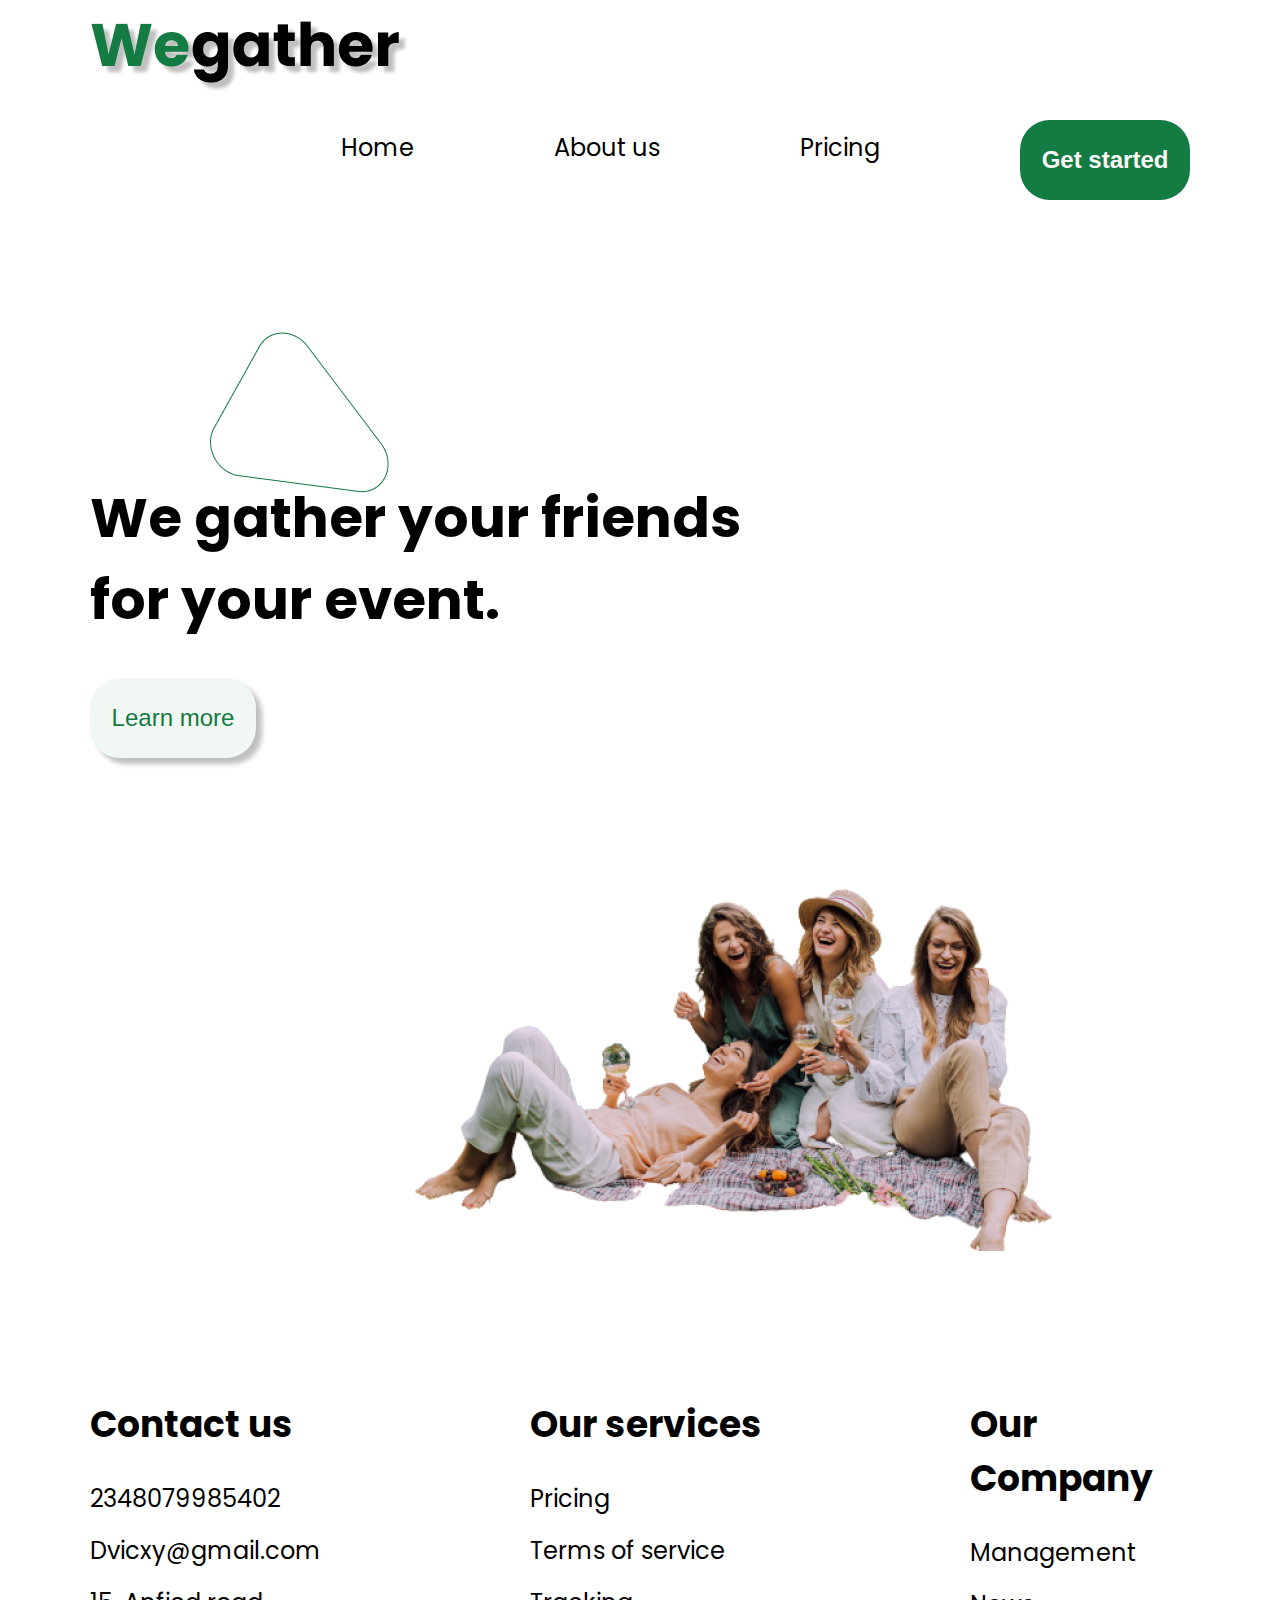
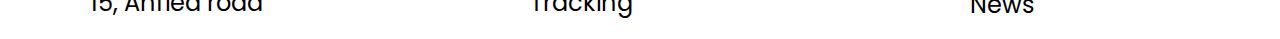
<file: My homework/Homework5/Homework5fixed/index.html>
<!DOCTYPE html>
<html lang="en">
<head>
    <meta charset="UTF-8">
    <meta http-equiv="X-UA-Compatible" content="IE=edge">
    <meta name="viewport" content="width=device-width, initial-scale=1.0">
    <title>Document</title>
    <link rel="preconnect" href="https://fonts.googleapis.com">
    <link rel="preconnect" href="https://fonts.gstatic.com" crossorigin>
    <link href="https://fonts.googleapis.com/css2?family=Poppins:wght@400;700&display=swap" rel="stylesheet">
    <link rel="stylesheet" href="./style/style.css">
</head>
<body>
    <div class="wrapper">
        <header>
            <div class="logo">
                <img src="./img/logo.png" alt="logo">
            </div>
            <nav class="navigate">
                <a href="#">Home</a>
                <a href="#">About us</a>
                <a href="#">Pricing</a>
                <button class="button-started">Get started</button>
            </nav>
        </header>
        <section class="main-content">
            <div class="content-geometrie">
                <div class="geometrie">
                     <img class="vector" src="./img/Vector.png" alt="Vector">
                    <h1>
                        We gather your friends <br> for your event.
                    </h1>
                    <a href="#">
                        <button>
                            Learn more
                        </button>
                    </a>
                </div>
            </div>
            <div class="imagefriends clear">
                <img class="friends" src="./img/friends 1.png" alt="friends">
            </div>
        </section>
        <footer>
            <div class="contact">
                <h2>
                    Contact us
                </h2>
                <a href="tel:2348079985402">2348079985402</a>
                <a href="mailto:Dvicxy@gmail.com">Dvicxy@gmail.com</a>
                <a href="#">15, Anfied road</a>
            </div>
            <div class="services">
                <h2>
                    Our services
                </h2>
                <a href="#">Pricing</a>
                <a href="#">Terms of service</a>
                <a href="#">Tracking</a>
            </div>
            <div class="company">
                <h2>
                    Our Company
                </h2>
                <a href="#">Management</a>
                <a href="#">News</a>
            </div>
        </footer>
    </div>
</body>
</html>
</file>
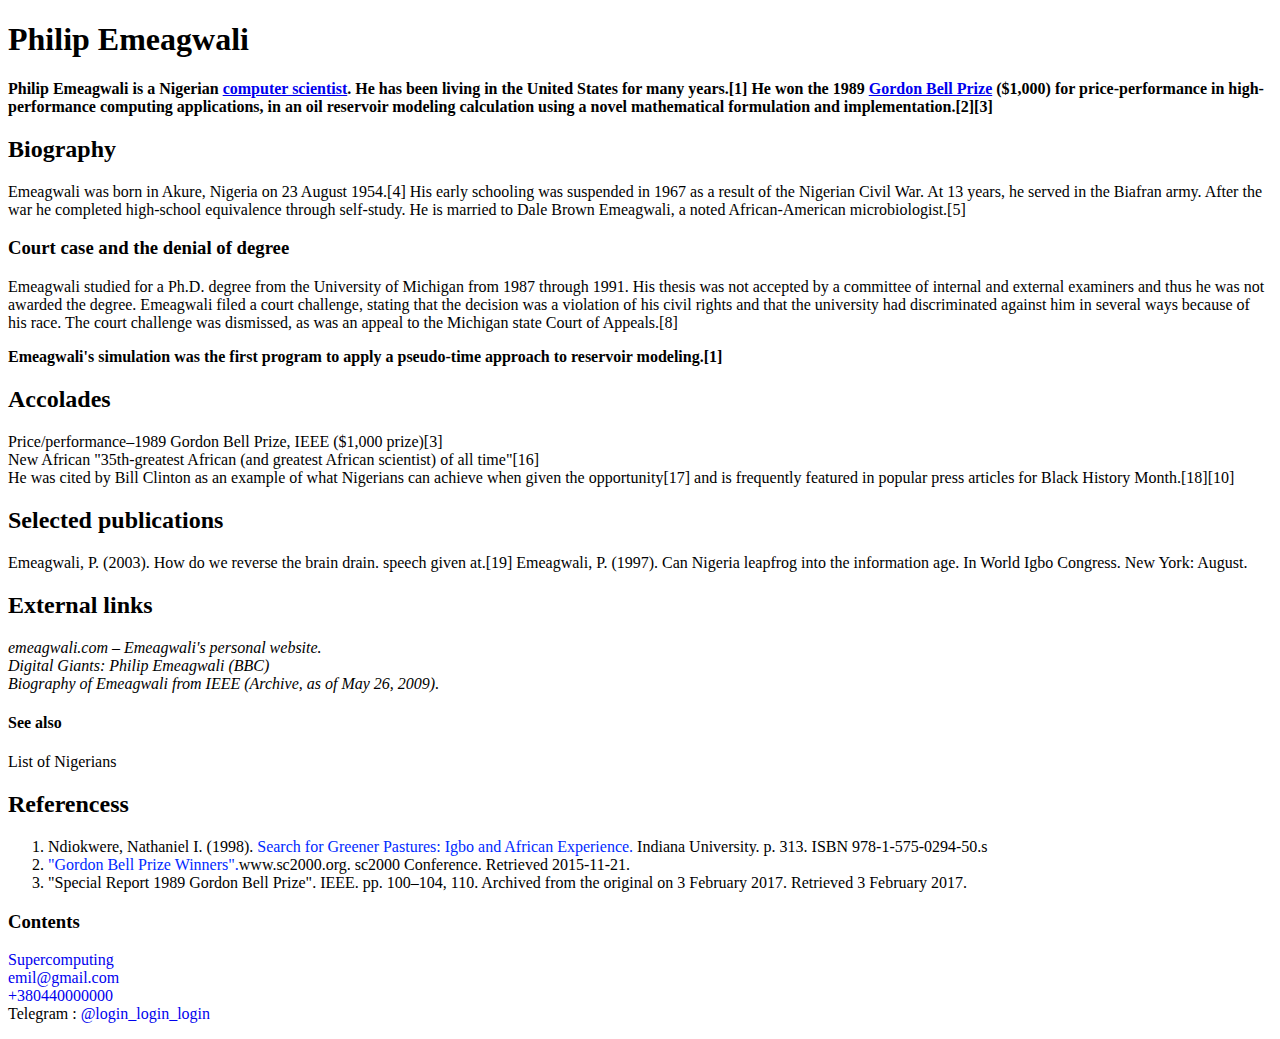
<file: Homework.html>
<!DOCTYPE html>
<html lang="en">
<head>
    <meta charset="UTF-8">
    <meta http-equiv="X-UA-Compatible" content="IE=edge">
    <meta name="viewport" content="width=device-width, initial-scale=1.0">
    <title>Frame 1</title>
    <style>
        .colortext {
     color: rgb(0, 42, 255);
   }
   .noneline{ 
text-decoration: none; 
}
    </style>
</head>
<body>
    <h1>Philip Emeagwali</h1>
    <p>
        <strong> Philip Emeagwali is a Nigerian <a href="#">computer scientist</a>. He has been living in the United States for many years.[1] He won the 1989 <a href="#">Gordon Bell Prize</a> ($1,000) for price-performance in high-performance computing applications, in an oil reservoir modeling calculation using a novel mathematical formulation and implementation.[2][3]
        </strong>
        </p>
    <h2>Biography</h2>
    <p>
        Emeagwali was born in Akure, Nigeria on 23 August 1954.[4] His early schooling was suspended in 1967 as a result of the Nigerian Civil War. At 13 years, he served in the Biafran army. After the war he completed high-school equivalence through self-study. He is married to Dale Brown Emeagwali, a noted African-American microbiologist.[5]
    </p>
    <h3>Court case and the denial of degree</h3>
    <p>
        Emeagwali studied for a Ph.D. degree from the University of Michigan from 1987 through 1991. His thesis was not accepted by a committee of internal and external examiners and thus he was not awarded the degree. Emeagwali filed a court challenge, stating that the decision was a violation of his civil rights and that the university had discriminated against him in several ways because of his race. The court challenge was dismissed, as was an appeal to the Michigan state Court of Appeals.[8]
    </p>
    <p>
        <strong>Emeagwali's simulation was the first program to apply a pseudo-time approach to reservoir modeling.[1]</strong> 
    </p>
    <h2>Accolades</h2>
    <p>
        Price/performance–1989 Gordon Bell Prize, IEEE ($1,000 prize)[3]<br>
        New African "35th-greatest African (and greatest African scientist) of all time"[16]<br>
        He was cited by Bill Clinton as an example of what Nigerians can achieve when given the opportunity[17] and is frequently featured in popular press articles for Black History Month.[18][10]
    </p>
    <h2>Selected publications</h2>
    <p>
        Emeagwali, P. (2003). How do we reverse the brain drain. speech given at.[19]
        Emeagwali, P. (1997). Can Nigeria leapfrog into the information age. In World Igbo Congress. New York: August.
    </p>
    <h2>External links</h2>
    <p>
        <em>
            emeagwali.com – Emeagwali's personal website. <br>
            Digital Giants: Philip Emeagwali (BBC)<br>
            Biography of Emeagwali from IEEE (Archive, as of May 26, 2009).
        </em>
        
    </p>
    <h4>See also</h4>
    <p>
        List of Nigerians
    </p>
   <h2>Referencess</h2>
   <p>
    <ol>
      <li>Ndiokwere, Nathaniel I. (1998). <span class="colortext">Search for Greener Pastures: Igbo and African Experience.</span>  Indiana University. p. 313. ISBN 978-1-575-0294-50.s</li>
      <li><span class="colortext"> "Gordon Bell Prize Winners".</span>www.sc2000.org. sc2000 Conference. Retrieved 2015-11-21.</li>
      <li>"Special Report 1989 Gordon Bell Prize". IEEE. pp. 100–104, 110. Archived from the original on 3 February 2017. Retrieved 3 February 2017.</li>
    </ol>
   </p>
   <h3>Contents</h3>
   <p>
        <a class="noneline" href="#">Supercomputing </a> <br>
        <a class="noneline" href="mailito:emil@gmail.com">emil@gmail.com</a> <br>
        <a class="noneline" href="tel:+380440000000">+380440000000</a><br>
    Telegram : <a class="noneline" href="#">@login_login_login</a>
   </p> 
</body>
</html>
</file>
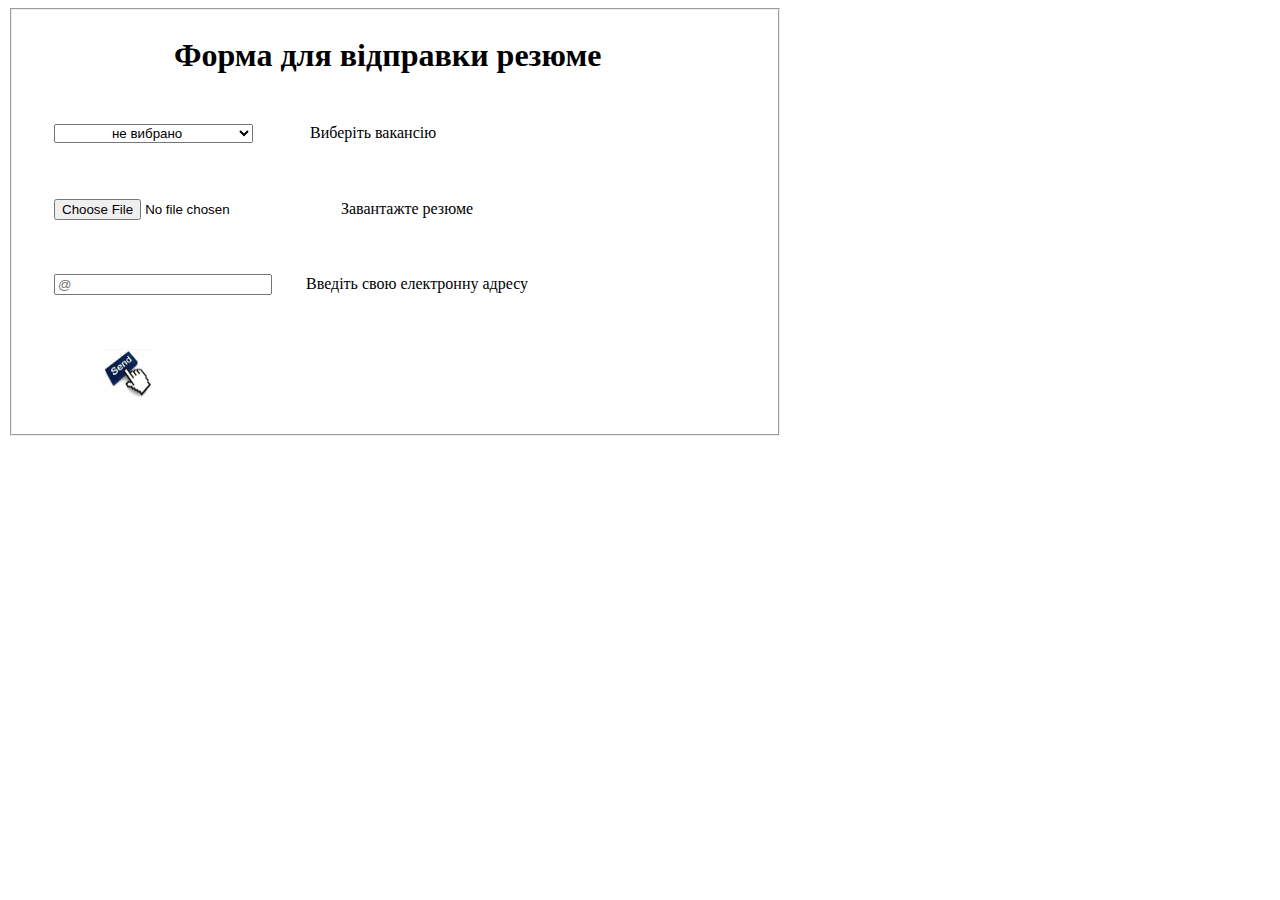
<file: Homework3/Homework2.html>
<!DOCTYPE html>
<html lang="en">
<head>
    <meta charset="UTF-8">
    <meta http-equiv="X-UA-Compatible" content="IE=edge">
    <meta name="viewport" content="width=device-width, initial-scale=1.0">
    <title>Form input</title>
    <link rel="stylesheet" href="style.css">
</head>
<body>
    <form action="">
        <fieldset>
           <h1>Форма для відправки резюме</h1>
            <div>
                <select name="select" id="select" required>
                    <option value="0">не вибрано</option>
                    <option value="1">FullStack Developer</option>
                    <option value="2">Java Developer</option>
                    <option value="3">Front-End Developer</option>
                    <option value="4">Python Developer</option>
                    <option value="5">QA</option>
                    <option value="6">Web & UI/UX</option>
                </select>
                <label for="text" id="select">
                    Виберіть вакансію
                </label>
            </div>
            <div>
                <input accept=".pdf, .html" type="file" id="myfile" name="myfile" required >
                <label for="myfile">Завантажте резюме</label>
            </div>
            <div>
                    <input id="email" type="email" placeholder="@" required size="16">
                <label for="email">Введіть свою електронну адресу</label>
            </div>
            <div>
                    <input id="image" type="image" src="../IMG/send1.png" alt="Submit" width="48" height="48">
            </div>
        </fieldset>
    </form>
</body>
</html>
</file>
<file: My homework/Homework4/Style/style.css>
*{
    box-sizing: border-box;
}
body{
    background-color: #FFFFFF;
    margin: 0;
    font-family: 'Roboto', sans-serif;
}
header{
    padding: 47px 0 39px 0;
    background-color: #FFFFFF;
}
.content-container{
    width: 960px;
    margin: 0 auto;
    font-size: 0px;
}
.logo, .header-social {
    display: inline-block;
    background-color: #FFFFFF;
    font-size: 40px;
    width: 480px;
} 
.header-social{
    text-align: right;
}
.form-section{
    padding: 50px 0;
    background-color: #FAC960;
}
a{
    text-decoration: none;
}
.form-section h1{
    text-align: center;
    font-size: 44px;
    line-height: 16px;
    line-height: 100%;
    padding-top: 50px;
}
.form-section form{
    text-align: center;
}
.form-section form input,
.form-section form button {
    display: inline-block;
    border: none;
}
.form-section form input{
    width: 560px;
    font-size: 30px;
    padding: 10px 20px;
    border-radius: 2px 0px 0px 2px;
}
.form-section form input::placeholder{
    color: #999999;
}
.form-section button{
    background: #A8863D;
    border-radius: 0px 2px 2px 0px;
    font-size: 30px;
    padding: 10px 20px;
    width: 240px;
    margin-left: 6px;
}
.form-place{
    padding-bottom: 100px;
}
.unlimited-space{
    padding: 80px 0;
    background-color: #F2F2F2;
}
.unlimited-space h2{
    text-align: center;
    font-size: 37px;
    color: rgba(0, 0, 0, 0.56);
}
.unlimited-space p{
    padding-top: 38px;
    padding-bottom: 63px;
    font-size: 23px;
    line-height: 30px;
    line-height: 130%;
    text-align: center;
    color: rgba(0, 0, 0, 0.4);
}
.axiom{
    text-align: center;
}
.mobile-access{
    background-color: #FFFFFF;
    padding: 93px 0 26px 0;
}
.mobile-access h2{
    font-size: 37px;
    line-height: 36px;
    line-height: 97%;
    text-align: center;
    color: rgba(0, 0, 0, 0.56);
}
.mobile-access p{
    font-size: 23px;
    line-height: 30px;
    line-height: 130%;
    text-align: center;
    color: rgba(0, 0, 0, 0.4);
    padding-top: 32px;
}
.mobile-phone{
    text-align: center;
}
.tell-about{
    padding: 60px 0 110px 0;
    background-color: #FAC960;
    text-align: center;
}
.tell-about h2{
    font-size: 37px;
    line-height: 36px;
    line-height: 97%;
    text-align: center;
    color: #8A6D2F;
}
.tell-about p{
    font-size: 22px;
    line-height: 30px;
    text-align: 136%;
    text-align: center;
    color: rgba(0, 0, 0, 0.4);
    padding-top: 30px;
    padding-bottom: 40px;
}
.tell-about button{
    height: 22px;
    width: 61px;
    display: inline-block;
}
footer{
    background-color: #F2F2F2;
    padding: 82px 0 82px 0;
}
footer .logo-footer, .header-social-footer{
    text-align: center;
}
footer .logo-footer{
    margin: 25px;
}
footer .header-social-footer a{
    margin: 11px;
}
.main{
    background-color: #FAC960;
}
</file>
<file: My homework/Homework5/style/style.css>
*{
    box-sizing: border-box;
}
body{
    background-color: #ffffff;
    margin: 50 auto;
    font-family: 'Poppins', sans-serif;
}
.wrapper{
    margin-left: 100px;
}
a{
    text-decoration: none;
    color: black;
}
header{
    margin: 0 auto;
}
header div{
    display: inline-block;
}
.logo{
    margin-right: 460px;
}
.header-social a{
    margin-right: 150px;
}
.button-started{
    background-color: #147B43;
    color: #FDF8F8;
    width: 174px;
    height: 66px;
    font-size: 24px;
    font-weight: 700;
    text-align: center;
    line-height: 36px;
    border-radius: 30px;
    border: 0;
}
.button-started:hover{
    background-color: #4aa372;
    transition: 0.7s;
}
.button-started:active{
    background-color: #12251a;
}
.header-social{
    font-size: 24px;
}
.main-content{
    margin: 110px auto;
}
.main-content div{
    display: inline-block;
}
.content-geometrie{
    margin-right: 175px;
    position: relative;
}
.vector{
    position: absolute;
    left: 120px;
    bottom: 247px;
    z-index: 3;
}
.main-content div h1{
    font-size: 55px;
    line-height: 82px;
    color: #000000;
}
.main-content button{
    width: 174px;
    height: 66px;
    text-align: center;
    font-size: 24px;
    line-height: 36px;
    text-align: center;
    color: #147B43;
    background-color: #F1F8F4;
    border-radius: 30px;
    box-shadow: 6px 6px 5px rgba(0, 0, 0, 0.25);
    border: 0;
}
.main-content button:hover {
    background-color: #98d4b2;
    transition: 1s;
  }
.main-content button:active {
    background-color: #147B43;
    color: #FDF8F8;
    box-shadow: 10px 10px 10px rgba(188, 167, 167, 0.25);
}
footer div{
    display: inline-block;
}
footer div h2{
    font-weight: 700;
    font-size: 36px;
    line-height: 54px;
    color: #000000;
}
footer div a{
    display: block;
    font-size: 24px;
    line-height: 36px;
    color: #000000;
    margin: 16px 0px 16px 0px;
}
.contact{
    margin-right: 425px;
}
.services{
    margin-right: 505px;
}
.company a{
    margin-top: 48px;
}
</file>
<file: My homework/Homework5part2/style/style.css>
*{
    box-sizing: border-box;
}
body{
    margin: 0 auto;
    font-family: 'Poppins', sans-serif;
}
a{
    text-decoration: none;
    color: black;
}
header{
    width: 86%;
    margin: 0 auto;
    border: 2px solid;
    overflow: auto;
}
header div, nav{
    display: inline-block;
}
.navigate{
    float: right;
    font-size: 24px;
    line-height: 36px;
    border: 2px solid;
    margin-top: 30px;
}
.navigate a{
    margin-right: 140px;
    border: 2px solid;
}
.logo{
    border: 2px solid;
}
.button-started{
    background-color: #147B43;
    color: #FDF8F8;
    width: 174px;
    height: 66px;
    font-size: 24px;
    font-weight: 700;
    text-align: center;
    line-height: 36px;
    border-radius: 30px;
    border: 0;
}
.button-started:hover{
    background-color: #4aa372;
    transition: 0.7s;
}
.button-started:active{
    background-color: #12251a;
}
section{
    width: 86%;
    margin: 0 auto;
    border: 2px solid;
}
.content-geometrie, .image-friends{
    display: inline-block;
    border: 2px solid;
}
.content-geometrie{
    width: 47%;
    position: relative;
}
.vector{
    position: absolute;
    left: 120px;
    bottom: 247px;
    z-index: 3;
}
.content-geometrie h1{
    font-weight: 700;
    font-size: 55px;
    line-height: 82px;
}
.imagefriends{
    width: 48%;
    margin: 0 auto;
    float: right;
    border: 2px solid;
}
.main-content button{
    width: 174px;
    height: 66px;
    text-align: center;
    font-size: 24px;
    line-height: 36px;
    text-align: center;
    color: #147B43;
    background-color: #F1F8F4;
    border-radius: 30px;
    box-shadow: 6px 6px 5px rgba(0, 0, 0, 0.25);
    border: 0;
}
.main-content button:hover {
    background-color: #98d4b2;
    transition: 1s;
}
.main-content button:active {
    background-color: #147B43;
    color: #FDF8F8;
    box-shadow: 10px 10px 10px rgba(188, 167, 167, 0.25);
}
</file>
<file: My homework/Homework7/style/style.css>
*{
    box-sizing: border-box;
}
html, body{
    font-family: 'Inter', sans-serif;
    font-size: 10px;
}
body{
    background-image: url(../img/background.png);
    background-repeat: no-repeat;
    background-size: cover;
}
.wrapper{
    margin: 0 auto;
    width: 93%;
}
p{
    margin: 0;
}
a{
    text-decoration: none;
    color: #FFFFFF;
}
header{
    display: flex;
    justify-content: space-between;
}
.usercontrols{
    display: inline-flex;
    justify-content: space-between;
    margin-top: 4.2rem;
}
.logo{
    display: inline-flex;
    align-items: center;
    margin-top: 70px;
}
.text-friday{
    font-size: 2.4rem;
    line-height: 2.9rem;
    color: #C8C8C8;
    padding-left: 2.3rem;
    border-left: 0.3rem solid #FFFFFF;
    margin-left: 2.3rem;
}
.control-search{
    font-size: 3rem; 
    color: #FFFFFF;
    border: medium none;
    background-image: none; 
    background: transparent;
    background-color: transparent;
    margin-right: 5rem;
}
.control-search:hover{
    font-size: 4rem;
    transition: 0.5s;
}
.control-photo:hover{
    cursor: pointer;
}
.genre{
    color: #FFFFFF;
    display: inline-flex;
    font-size: 3.2rem;
    line-height: 3.9rem;
}
.genre div{
    margin-right: 2rem;
    padding-right: 2.3rem;
    border-right: 0.3rem solid #FFFFFF;
}
.genre div:last-child{
    border: none;
}
.maincontent{
    margin: 12.5rem auto;
    display: flexbox;
}
.filmnamed h1{
    color: #FFFFFF;
    font-size: 6.4rem;
    line-height: 7.7rem;
}
.moviedetails{
    color: #FFFFFF;
    display: inline-flex;
    font-size: 3rem;
    line-height: 3.6rem;
}
.moviedetails div{
    margin-right: 25px;
    padding-right: 2.3rem;
    border-right: 0.3rem solid #FFFFFF;
}
.moviedetails div:last-child{
    border: none;
    margin-right: 0;
    padding-right: 0;
}
.gray{
    font-size: 2.9rem;
    line-height: 3.5rem;
    color: #A7A6A6;
}
div .gray{
    display: inline-flex;
}
.aboutfilm{
    font-size: 2.4rem;
    line-height: 3.4rem;
    color: #A7A6A6;
    display: flex;
    width: 53%;
    margin-top: 4rem;
}
.starreviews h2{
    display: flex;
    color: #FFEA2B;
    margin: 3.5rem auto;
    font-size: 3.2rem;
}
.starreviews i{
    margin-right: 1.6rem;
}
.starreviews .fa-regular{
    color: #FFFFFF;
}
.button-play button{
    padding: 0.7rem 4rem;
    background: #D50D1F;
    border-radius: 10px;
    color: #FFFFFF;
    border: none;
}
.button-play button:hover{
    opacity: 0.7;
    transition: 0.7s;
    cursor: pointer;
}
.button-play{
    font-size: 2.2rem;
    display: flex;
    margin-right: 5rem;
}
.button-play .fa-solid{
    padding: 1.8rem;
}
.button-control{
    display: flex;
    margin: 5.5rem auto;
}
.episods{
    color: #FFFFFF;
    padding: 2rem 4rem;
    border: 3px solid #FFFFFF;
    border-radius: 10px;
    font-size: 2.2rem;
    align-items: center;
}
.episods:hover{
    opacity: 0.7;
    transition: 0.7s;
    cursor: pointer;
}
.recomend{
    width: 56%;
}
.list-recomend {
    display: flex;
    justify-content: space-between;
    color: #FFFFFF;
    font-size: 2.2rem;
    font-weight: 800;
    align-items: center;
}
.recomend-control i{
    margin: 1.2rem;
    font-size: 4.1rem;
    opacity: 0.4;
}
.recomend-control i:hover{
    font-size: 3.8rem;
    opacity: 1;
    transition: 0.7s;
    cursor: pointer;
}
.recomend-control .fa-circle-chevron-right{
    margin-right: 0;
}
.slide-film ul li{
    display: block;
    width: 17%;
}
.slide-film ul{
    display: flex;
    padding: 0;
    justify-content: space-between;
}
.slide-film ul li img{
    width: 100%;
    opacity: 0.5;
}
.slide-film ul li img:hover{
    opacity: 1;
    cursor: grab;
    transition: 0.7s;
}
.age{
    position: fixed;
    bottom: 10.3rem;
    right: 0rem;
    background: rgba(255, 255, 255, 0.49);   
    font-size: 2.4rem;  
    color: #FFFFFF;
    border-left: 3.3rem solid red;
    padding: 2.2rem 7rem;
}
@media screen and (max-width:550px){
    body{
        background-image: url(../img/background.png);
        background-repeat: no-repeat;
        background-size: contain;
        background-color: rgb(17, 17, 20);
    }
    .wrapper{
        width: 95%;
        margin: 0 auto;
    }
    header{
        display: inline-flex;
        width: 100%;
        align-items: center;
    }
    .logo{
        display: block;
        align-items: flex-start;
        margin-top: 2rem;
    }
    .vertical{
        display: none;
    }
    .usercontrols{
        margin-top: 2rem;
        margin-left: 5rem;
    }
    .text-friday{
        border: none;
        padding: 0;
        margin: 0;
    }
    .control-search{
        font-size: 3rem; 
        color: #FFFFFF;
        border: medium none;
        background: transparent;
        background-color: transparent;
        margin-right: 1rem;
    }
    .control-photo img{
        width: 5rem;
        height: 5rem;
    }
    .maincontent{
        margin: 4rem auto;
        display: flexbox;
    }
    .genre{
        color: #FFFFFF;
        display: inline-flex;
        font-size: 2rem;
    }
    .filmnamed h1{
        color: #FFFFFF;
        font-size: 4rem;
        line-height: 7.7rem;
    }
    .moviedetails, .gray{
        color: #FFFFFF;
        display: inline-flex;
        font-size: 1rem;
    }
    .gray{
        font-size: 1rem;;
        color: #A7A6A6;
    }
    .moviedetails div{
        margin-right: 1rem;
        padding: 0;
        border: none;
    }
    .vertical2{
        display: none;
    }
    .aboutfilm{
        font-size: 1.4rem;
        color: #A7A6A6;
        display: flex;
        text-align: justify;
        width: 100%;
        margin-top: 1rem;
    }
    .button-play button{
        background-image: url(../img/background.png);
        background-repeat: no-repeat;
        background-size: cover;
        border-radius: 10px;
        color: #FFFFFF;
        border: 1px solid #FFFFFF;
        margin-bottom: 2rem;
    }
    .button-play button:hover{
        opacity: 0.7;
        transition: 0.7s;
    }
    .button-play{
        font-size: 2.2rem;
        display: flex;
        margin-right: 0;
    }
    .button-play .fa-solid{
        padding: 1.8rem;
    }
    .button-control{
        display: block;
        margin: 0 auto;
        align-items: center;
    }
    .episods{
        color: #FFFFFF;
        background-image: url(../img/background.png);
        background-repeat: no-repeat;
        background-size: cover;
        padding: 0.6rem 3rem;
        border: 1px solid #FFFFFF;
        border-radius: 5px;
        font-size: 1.2rem;
        max-width: 15rem;
    }
    .episods:hover{
        opacity: 0.7;
        transition: 0.7s;
    }
    .recomend{
        width: 100%;
    }
    .list-recomend {
        display: flex;
        font-size: 2.2rem;
        font-weight: 800;
        align-items: center;
        margin-top: 4rem;
    }
    .recomend-control i{
        font-size: 2.1rem;
        opacity: 0.4;
    }
    .slide-film ul{
        display: block;
    }
    .slide-film ul li{
        width: 45%;
        float: left;
        margin: 0.5rem;
    }
    .slide-film ul li img{
        opacity: 1;
    }
    .age{
        position: fixed;
        top: 22rem;
        right: 0.5rem;
        width: 3.8rem;
        height: 9rem;     
        font-size: 1.1rem;  
        color: #FFFFFF;
        border-top: 2.3rem solid red;
        border-left: none;
        padding: 2rem 1rem;
        text-align: center;
    }
}
@media screen and (min-width:550px) and (max-width:1200px){
    .slide-film ul{
        display: flex;
    }
    .slide-film ul li img{
        margin: 0.5rem;
    }
    .aboutfilm{
        font-size: 1.4rem;
        color: #A7A6A6;
        display: flex;
        width: 60%;
        text-align: justify;
    }
    .age{
        bottom: 3rem;
    }
    .recomend{
        width: 100%;
    }
    .moviedetails div{
        margin-right: 1rem;
        padding-right: 1rem;
        border-right: 0.3rem solid #FFFFFF;
    }
    .moviedetails div:last-child{
        border: none;
        margin-right: 0;
        padding-right: 0;
    }
    .age{
        position: fixed;
        bottom: 10.3rem;
        right: 0rem;
        background: rgba(255, 255, 255, 0.49);   
        font-size: 2.4rem;  
        color: #FFFFFF;
        border-left: 3.3rem solid red;
        padding: 1.2rem 4rem;
    }
}
</file>
<file: My homework/Homework9/Style/style.css>
*{
    box-sizing: border-box;
}
body{
    margin: 0;
    font-family: 'Philosopher', sans-serif;
}
.section1{
    background-image: url(../img/banner.png);
    background-repeat: round;
}
.wrapper{
    position: relative;
}
#scroll{
    position: fixed;
    bottom: 20px;
    right: 25px;
    z-index: 20;
}
#scroll i{
    color: #FF9900;
    font-size: 40px;
    opacity: 0.5;
}
#scroll i:hover{
    opacity: 1;
    transition: 0.7s;
}
a{
    text-decoration: none;
    opacity: 1;
}
a:hover{
    opacity: 0.6;
    transition: 0.7s;
}
a:active{
    opacity: 0.2;
    transition: 0.2s;
}
.maintitle-h3{
    margin-top: 5px;
    margin-bottom: 65px;
    font-size: 30px;
    font-weight: bold;
    color: #000000;
}
.maintitle-h2{
    font-size: 40px;
    font-weight: bold;
    padding-bottom: 60px;
    margin: 0;
    color: #000000;
}
.maintitle-h2 span{
    color: #FF9900;
}
.title3{
    color: #FF9900;
    font-size: 24px;
    margin-top: 0;
    font-weight: bold;
}
.maintitle-h4.right{
    text-align: right;
}
.maintitle-h4 a{
    border-bottom: 5px solid #FFE600 ;
    font-size: 24px;
    color: #000000;
}
.maintitle-h4.white a{
    color: #FFFFFF;
}
header{
    display: grid;
    grid-template-columns: 1fr 5fr 1fr;
    width: 85%;
    margin: 0 auto;
    padding-top: 50px;
}
.firstinfo{
    width: 85%;
    margin: 0 auto;
}
.navigate{
    text-align: center;
}
.navigate a{
    margin-right: 20px;
    font-size: 24px;
    color: #FFFFFF;
}
.navigate a:first-child{
    color: #FF9900;
}
.taketour{
    text-align: right;
}
.taketour a{
    font-size: 24px;
    font-weight: bold;
    color: #FF9900;
}
.firstinfo{
    display: grid;
    grid-template-columns: 37% 55%;
    padding: 350px 0;
}
.name h1{
    font-size: 80px;
    color: #FFFFFF;
    text-align: right;
    margin: 0;
}
.name h1 span{
    color: #FF9900;
}
.quote{
    color: #FFFFFF;
    font-size: 34px;
    line-height: 38px;
    padding-left: 180px;
    padding-top: 15px;
}
.quote p{
    color: #FF9900;
    text-align: right;
    margin: 0;
}
.section2{
    background-color: #F6FDEE;
}
.smallhistory{
    display: grid;
    grid-template-columns:  1fr 1fr 1fr;
    grid-column-gap: 70px;
}
.historysection{
    width: 85%;
    margin: 0 auto;
    padding: 125px 0;
}
.history1{
    display: grid;
    grid-template-rows: auto auto auto;
}
.history1 div img{
    width: 100%;
}
.history1 div:nth-child(2){
    width: 70%;
    padding: 30px 0;
}
.history2{
    display: grid;
    grid-template-rows: auto auto;
    text-align: center;
}
.history2 div img{
    width: 100%;
}
.texthistory{
    font-size: 18px;
    line-height: 20px;
    color: #000000;
}
.texthistory.center{
    display: grid;
    justify-content: center;
    padding: 0 50px 50px 50px;
}
.history3{
    display: grid;
    grid-template-rows: auto auto auto;
}
.history3 div img{
    width: 100%;
}
.history3 div:nth-child(2){
    width: 70%;
    padding: 30px 0;
    text-align: left;
}
.history3 div:last-child, .history1 div:last-child,
.history2 div:last-child{
    display: grid;
    align-items: end;
}
.collection-contein{
    display: grid;
    grid-template-columns: repeat(auto-fit, minmax(250px, auto));
    gap: 65px;
    position: relative;
    z-index: 10;
}
.collection{
    width: 85%;
    margin: 0 auto;
    padding: 125px 0;
    color: #FFFFFF;
}
.london{
    background-image: url(../img/bcklondon.png);
    background-repeat: no-repeat;
    padding: 300px 20px 80px 20px;
    width: 100%;
}
.dubai{ 
    background-image: url(../img/bckdubai.png);
    background-repeat: no-repeat;
    padding: 300px 20px 80px 20px;
    width: 100%;
}
.paries{
    background-image: url(../img/bckparies.png);
    background-repeat: no-repeat;
    padding: 300px 20px 80px 20px;
    width: 100%;
}
.newyork{
    background-image: url(../img/bcknewyork.png);
    background-repeat: no-repeat;
    padding: 300px 20px 80px 20px;
    width: 100%;
}
.solidline{
    border: 5px solid #FF9900;
}
.solidline.one{
    position: relative;
    top: 265px;
    z-index: 1;
}
.solidline.two{
    position: relative;
    z-index: 1;
    bottom: 250px;
}
.vintage-hour{
    width: 85%;
    margin: 0 auto;
    padding: 125px 0;
    color: #FFFFFF;
}
.section4{
    background-image: url(../img/Vintage-hour.png);
    background-repeat:round;
}
.expertise-areas{
    display: grid;
    grid-template-columns: 1fr 1fr;
    grid-column-gap: 170px;
    color: #000000;
    font-size: 18px;
    line-height: 20px;
    padding: 0 80px;
}
.img-shuttle{
    position: relative;
    height: 350px;
}
.img-shuttle img{
    width: 100%;
    object-fit: cover;
    position: absolute;
    animation-name: anime;
    animation-duration: 15s;
    animation-iteration-count: infinite;
}
@keyframes anime{
    0%{
        right: 0;
        top: 0;
    }
    25%{
        right: 20px;
        top: 25px;
    }
    50%{
        right: 0px;
        top: 40px;
    }
    100%{
        right: 0;
        top: 0;
    }
}
.diversity{
    width: 85%;
    margin: 0 auto;
    padding: 125px 0;
    position: relative;
    z-index: 10;
}
.solidline.three{
    position: relative;
    z-index: 1;
    top: 280px;
}
.solidline.four{
    position: relative;
    z-index: 1;
    bottom: 260px;
}
.service-photo{
    display: grid;
    grid-template-columns: auto auto auto;
    gap: 20px;
    z-index: 10;
}
.service-photo div div img{
    width: 100%;
    height: 100%;
    object-fit: cover;
}
.conteiner-img1{
    display: grid;
    grid-template-areas: 
    'img1 img1'
    'img1 img1'
    'img2 img3'
    'img4 img4';
    gap: 20px;
}
.conteiner-img3{
    display: grid;
    grid-template-areas: 
    'img6 img6 img6'
    'img6 img6 img6'
    'img7 img8 img10'
    'img7 img9 img10';
    gap: 20px;
}
.blockimg1{
    grid-area: img1;
}
.blockimg2{
    grid-area: img2;
}
.blockimg3{
    grid-area: img3;
    text-align: end;
}
.blockimg4{
    grid-area: img4;
}
.blockimg4 img{
    width: 100%;
}
.blockimg5{
    grid-area: img5;
    height: 100%;
}
.blockimg6{
    grid-area: img6;
}
.blockimg7{
    grid-area: img7;
}
.blockimg8{
    grid-area: img8;
}
.blockimg9{
    grid-area: img9;
}
.blockimg10{
    grid-area: img10;
}
.achivements-awards{
    width: 85%;
    margin: 0 auto;
    padding: 125px 0;
}
.section6{
    background-color: #F6FDEE;
}
.contain-awards{
    display: grid;
    grid-template-columns: 1.4fr 3fr 2fr;
    grid-gap: 125px;
}
.awards-img-1{
    display: grid;
    grid-gap: 50px;
}
.awards-img-3{
    display: grid;
    grid-gap: 50px;
}
.blockimg{
    width: 100%;
    object-fit: cover;
}
.awards-img-2{
    display: grid;
}
.section7{
    background-image: url(../img/contact-background.png);
    background-repeat: round;
}
.contact-info{
    width: 85%;
    margin: 0 auto;
    padding-top: 125px;
}
.block-contact-info{
    display: grid;
    grid-template-columns: 1fr 1fr 1fr 1fr;
    grid-gap: 90px;
    margin-top: 80px;
}
.NY-office{
    grid-area: 2 / 2 / 2 / 2;
}
.info{
    grid-area: 1 / 1 / 2 / 2;
}
.mail-to-us{
    grid-column: 3 / 5;
    grid-row: 2 ;
}
.mail-to-us form{
    display: grid;
    grid-template-rows: repeat(4 , 1fr);
}
.input-text{
    box-sizing: border-box;
    border: none;
    border-bottom: 1px solid #000000;
    margin-bottom: 25px;
    line-height: 40px;
}
input{
    border: none;
    opacity: 0;
    width: 70%;
}
input:focus {
    border: solid #c5bfbf;
    opacity: 1;
    transition: 0.8s;
    font-size: 25px;
}
.block-contact-info a{
    color: #000000;
}
.London-office, .Dubai-office, .Paris-office, .NY-office, .mail-to-us{
    font-size: 30px;
    line-height: 40px;
}
#send{
    background-color: #FF9900;
    padding: 10px 60px;
    font-size: 30px;
    border-radius: 5px;
    box-shadow: none;
}
#send:hover{
    background-color: #b77b21;
    transition: 1s;
}
#send:active{
    background-color: #FF9900;
    transition: 0.1s;
    border-radius: 10px;
    box-shadow: 2px 2px 5px #fc894d;
}
.button-box{
    text-align: right;
    margin-top: 20px;
}
.footer{
    font-size: 18px;
    font-weight: bold;
    padding: 40px 0;
    display: grid;
    grid-template-columns: 1fr 1fr;
    margin-top: 90px;
    border-top: 1px solid #000000;
}
.footer div:last-child{
    text-align: end;
}
@media screen and (max-width:767px){
    .section1{
        background-image: url(../img/banner.png);
        background-repeat: round;
        padding-bottom: 50px;
        min-height: 812px;
    }
    #scroll{
        position: fixed;
        bottom: 20px;
        right: 25px;
        z-index: 20;
    }
    #scroll i{
        font-size: 25px;
    }
    header{
        display: grid;
        grid-template-columns: auto auto auto;
        width: 95%;
        margin: 0 auto;
        padding-top: 10px;
    }
    .taketour{
        text-align: center;
    }
    .firstinfo{
        width: 90%;
        margin: 130px auto 0 auto;
    }
    .firstinfo{
        display: grid;
        grid-template-columns: 1fr;
        padding: 0px;
    }
    .name h1{
        font-size: 40px;
        color: #FFFFFF;
        text-align: left;
        margin: 0;
    }
    .quote{
        font-size: 18px;
        text-align: left;
        line-height: 30px;
        padding-left: 0px;
        padding-top: 15px;
    }
    .section2{
        background-color: #F6FDEE;
        background: linear-gradient(#786953, 5%, #F6FDEE);
    }
    .smallhistory{
        display: grid;
        grid-template-columns:  1fr;
    }
    .historysection{
        width: 90%;
        margin: 0 auto;
        padding: 50px 0;
    }
    .history1{
        display: grid;
        grid-template-rows: auto;
    }
    .history1 div img{
        width: 100%;
    }
    .history1 div:nth-child(2){
        width: 100%;
        padding: 30px 0;
    }
    .history1 div:last-child{
        margin-bottom: 30px;
    }
    .history2{
        display: grid;
        grid-template-rows: auto;
        text-align: left;
    }
    .history2 div img{
        width: 100%;
    }
    .texthistory{
        font-size: 18px;
        line-height: 20px;
        color: #000000;
    }
    .texthistory.center{
        display: grid;
        justify-content: center;
        padding: 0;
        padding-bottom: 30px;
    }
    .history3{
        display: grid;
        grid-template-areas: 
        'first'
        'second'
        'last';
        margin-top: 0px;
    }
    .history3 div:first-child{
        grid-area: second;
        margin-bottom: 30px;
    }
    .history3 div:nth-child(2){
        grid-area: first;
    }
    .history3 div:last-child{
        grid-area: last;
    }
    .history3 div img{
        width: 100%;
    }
    .history3 div:nth-child(2){
        width: 100%;
        padding: 30px 0;
        text-align: left;
    }
    .section3{
        background-color: #FFFFFF;
        background: linear-gradient(#f5f8f3, 15%, #FFFFFF);
    }
    .collection-contein{
        display: grid;
        grid-template-columns: repeat(auto-fit, minmax(230px, auto));
        gap: 30px;
    }
    .collection{
        width: 90%;
        margin: 0 auto;
        padding: 50px 0;
        color: #FFFFFF;
    }
    .london{
        background-image: url(../img/bcklondon.png);
        background-repeat: no-repeat;
        padding: 300px 20px 80px 20px;
        width: 100%;
    }
    .dubai{ 
        background-image: url(../img/bckdubai.png);
        background-repeat: no-repeat;
        padding: 300px 20px 80px 20px;
        width: 100%;
    }
    .paries{
        background-image: url(../img/bckparies.png);
        background-repeat: no-repeat;
        padding: 300px 20px 80px 20px;
        width: 100%;
    }
    .newyork{
        background-image: url(../img/bcknewyork.png);
        background-repeat: no-repeat;
        padding: 300px 20px 80px 20px;
        width: 100%;
    }
    .vintage-hour{
        width: 90%;
        margin: 0 auto;
        padding: 50px 0;
    }
    .expertise-areas{
        display: grid;
        grid-template-columns: 1fr;
        width: 100%;
        gap: 50px;
        color: #000000;
        font-size: 18px;
        line-height: 20px;
        padding: 0 ;
    }
    .img-shuttle{
        position: relative;
        height: 150px;
    }
    .img-shuttle img{
        width: 60%;
        object-fit: cover;
        position: absolute;
        animation-name: anime;
        animation-duration: 15s;
        animation-iteration-count: infinite;
    }
    @keyframes anime{
        0%{
            right: 0;
            top: 0;
        }
        25%{
            right: 0px;
            top: 25px;
        }
        50%{
            right: 0px;
            top: 40px;
        }
        100%{
            right: 0;
            top: 0;
        }
    }
    .diversity{
        width: 90%;
        margin: 0 auto;
        padding: 50px 0;
        position: relative;
        z-index: 10;
    }
    .section5{
        background: linear-gradient(#afbcc3, 1%, #FFFFFF);
    }
    .service-photo{
        display: grid;
        grid-template-columns: auto;
        gap: 20px;
        z-index: 10;
    }
    .conteiner-img2{
        display: none;
    }
    .achivements-awards{
        width: 90%;
        margin: 0 auto;
        padding: 50px 0;
    }
    .section6{
        background-color: #F6FDEE;
        background: linear-gradient(#f3f6ef, 5%, #F6FDEE);
    }
    .contain-awards{
        display: grid;
        grid-template-columns: repeat(3, auto);
        gap: 30px;
        align-items: center;
    }
    .awards-img-1{
        display: block;
    }
    .section7{
        background-image: url(../img/contact-background.png);
        background-repeat: round;
    }
    .contact-info{
        width: 90%;
        margin: 0 auto;
        padding-top: 20px;
        line-height: 40px;
    }
    .block-contact-info{
        display: grid;
        grid-template-columns: auto auto;
        grid-gap: 25px;
        margin-top: 0;
    }
    .contact-info div h3{
        font-size: 20px;
    }
    .contact-info h2{
        font-size: 30px;
        padding: 0px;
    }
    .info h2{
        display: none;
    }
    .block-contact-info div{
        font-size: 12px;
    }
    .London-office{
        grid-area: 2 / 1 / 3 / 2;
    }
    .Dubai-office{
        grid-area: 2 / 2 / 3 / 3;
    }
    .Paris-office{
        grid-area: 3 / 1 / 4 / 3;
    }
    .NY-office{
        grid-area: 3 / 2 / 4 / 3;
    }
    .info{
        grid-area: 1 / 1 / 2 / 3;
    }
    .mail-to-us{
        grid-column: 1 / 3;
        grid-row: 4;
    }
    .block-contact-info div h3{
        margin-bottom: 30px;
        margin-top: 30px;
    }
    .mail-to-us h3 span{
        color: #FF9900;
    }
    .mail-to-us form div{
        font-size: 18px;
    }
    .input-text{
        box-sizing: border-box;
        border: none;
        border-bottom: 1px solid #000000;
        margin: 10px 0;
        line-height: 0px;
    }
    input{
        border: none;
        opacity: 0;
        width: 70%;
    }
    input:focus {
        border: solid #c5bfbf;
        opacity: 1;
        transition: 0.8s;
        font-size: 15px;
        padding: 0;
    }
    .block-contact-info a{
        color: #000000;
    }
    .London-office, .Dubai-office, .Paris-office, .NY-office, .mail-to-us{
        font-size: 20px;
        line-height: 25px;
    }
    #send{
        background-color: #FF9900;
        padding: 5px 20px;
        font-size: 15px;
        border-radius: 5px;
        box-shadow: none;
    }
    #send:hover{
        background-color: #b77b21;
        transition: 1s;
    }
    #send:active{
        background-color: #a68f6c;
        transition: 0.1s;
        border-radius: 10px;
    }
    .button-box{
        text-align: right;
        margin-top: 10px;
    }
    .footer{
        font-size: 10px;
        font-weight: bold;
        padding: 0px 0;
        display: grid;
        grid-template-columns: auto;
        margin-top: 20px;
        border-top: 1px solid #000000;
    }
    .footer div:last-child{
        text-align: left;
    }
    .solidline{
        display: none;
    }
}
@media screen and (min-width:767px) and (max-width:1200px){
    header{
        display: grid;
        grid-template-columns: auto auto auto;
        margin: 0 auto;
        padding-top: 50px;
        width: 95%;
    }
    .taketour a{
        font-size: 20px;
    }
    .navigate a{
        margin-right: 10px;
        font-size: 20px;
        color: #FFFFFF;
    }
    .firstinfo{
        display: grid;
        grid-template-columns: 1fr 1fr;
        padding-top: 100px;
        padding-bottom: 100px;
    }
    .name h1{
        font-size: 40px;
        color: #FFFFFF;
        text-align: left;
        margin: 0;
    }
    .quote{
        font-size: 18px;
        text-align: left;
        line-height: 30px;
        padding-left: 0px;
        padding-top: 15px;
    }
    .historysection{
        padding: 50px 0;
    }
    .smallhistory{
        gap: 20px;
    }
    .texthistory.center{
        padding: 0;
        padding-bottom: 35px;
    }
    .history3 div:nth-child(2), .history1 div:nth-child(2){
        padding: 0;
        width: 100%;
    }
    .collection-contein{
        display: grid;
        grid-template-columns: repeat(auto-fit, minmax(230px, auto));
        gap: 50px;
    }
    .collection{
        margin: 0 auto;
        padding: 50px 0;
        color: #FFFFFF;
    }
    .collection-contein{
        display: grid;
        grid-template-columns: auto auto;
    }
    .london{
        background-image: url(../img/bcklondon.png);
        background-repeat: no-repeat;
        padding: 300px 20px 80px 20px;
        width: 100%;
    }
    .dubai{ 
        background-image: url(../img/bckdubai.png);
        background-repeat: no-repeat;
        padding: 300px 20px 80px 20px;
        width: 100%;
    }
    .paries{
        background-image: url(../img/bckparies.png);
        background-repeat: no-repeat;
        padding: 300px 20px 80px 20px;
        width: 100%;
    }
    .newyork{
        background-image: url(../img/bcknewyork.png);
        background-repeat: no-repeat;
        padding: 300px 20px 80px 20px;
        width: 100%;
    }
    .vintage-hour{
        padding: 50px 0;
    }
    .expertise-areas {
        grid-template-columns: 1fr 2fr;
        grid-column-gap: 50px;
        padding: 0;
      }
      .diversity {
        padding: 50px 0;
    }
    .service-photo{
        display: grid;
        grid-template-columns: auto;
        gap: 20px;
        z-index: 10;
    }
    .conteiner-img2{
        display: none;
    }
    .achivements-awards{
        margin: 0 auto;
        padding: 50px 0;
    }
    .contain-awards{
        display: grid;
        grid-template-columns: 1.5fr 2fr 2fr;
        gap: 30px;
        align-items: center;
    }
    .contact-info{
        padding-top: 100px;
        line-height: 40px;
    }
    .block-contact-info div h3{
        margin: 0;
    }
    .block-contact-info{
        display: grid;
        grid-template-columns: auto auto;
        grid-gap: 70px;
        margin-top: 0;
    }
    .block-contact-info div{
        font-size: 18px;
    }
    .London-office{
        grid-area: 2 / 1 / 3 / 2;
    }
    .Dubai-office{
        grid-area: 2 / 2 / 3 / 3;
    }
    .Paris-office{
        grid-area: 3 / 1 / 4 / 3;
    }
    .NY-office{
        grid-area: 3 / 2 / 4 / 3;
    }
    .info{
        grid-area: 1 / 1 / 2 / 3;
    }
    .mail-to-us{
        grid-column: 1 / 3;
        grid-row: 4;
    }
    #send{
        background-color: #FF9900;
        padding: 10px 40px;
        font-size: 25px;
        border-radius: 5px;
        box-shadow: none;
    }
    #send:hover{
        background-color: #b77b21;
        transition: 1s;
    }
    #send:active{
        background-color: #a68f6c;
        transition: 0.1s;
        border-radius: 10px;
    }
    .footer{
        font-size: 10px;
        font-weight: bold;
        padding: 0px 0;
        margin-top: 20px;
        border-top: 1px solid #000000;
    }
    .info h2{
        display: none;
    }
    .contact-info .maintitle-h2{
        padding: 0;
    }
    #send:active{
        background-color: #FF9900;
        transition: 0.3s;
        border-radius: 10px;
    }
    input:focus {
        border: solid #c5bfbf;
        opacity: 1;
        transition: 0.8s;
        font-size: 15px;
    }
}
</file>
<file: My homework/Homework5/Homework5fixed/style/style.css>
*{
    box-sizing: border-box;
}
body{
    font-family: 'Poppins', sans-serif;
    margin: 0;
}
.wrapper{
    width: 86%;
    margin: 0 auto;
}
a{
    text-decoration: none;
    color: black;
}
header{
    overflow: auto;
}
header div, nav{
    display: inline-block;
}
.navigate{
    float: right;
    font-size: 24px;
    line-height: 36px;
}
.navigate a{
    margin-right: 140px;
    float: left;
    margin-top: 30px;
}
.button-started{
    background-color: #147B43;
    color: #FDF8F8;
    padding: 22px;
    font-size: 24px;
    font-weight: 700;
    text-align: center;
    line-height: 36px;
    border-radius: 30px;
    border: 0;
    margin-top: 20px;
}
.button-started:hover{
    background-color: #4aa372;
    transition: 0.7s;
}
.button-started:active{
    background-color: #12251a;
}
.main-content{
    margin: 110px auto;
    overflow: hidden;
}
.content-geometrie, .image-friends{
    display: inline-block;
}
.content-geometrie{
    position: relative;

}
.geometrie{
    padding-top: 130px;
    float: left;
}
.vector{
    position: absolute;
    left: 120px;
    bottom: 265px;
    z-index: 3;
}
.content-geometrie h1{
    font-weight: 700;
    font-size: 55px;
    line-height: 82px;
}
.imagefriends{
    float: right;
}
.main-content button{
    padding: 22px;
    text-align: center;
    font-size: 24px;
    line-height: 36px;
    text-align: center;
    color: #147B43;
    background-color: #F1F8F4;
    border-radius: 30px;
    box-shadow: 6px 6px 5px rgba(0, 0, 0, 0.25);
    border: 0;
}
.main-content button:hover {
    background-color: #98d4b2;
    transition: 1s;
}
.main-content button:active {
    background-color: #147B43;
    color: #FDF8F8;
    box-shadow: 10px 10px 10px rgba(188, 167, 167, 0.25);
}
footer{
    clear: right;
}
footer div{
    display: block;
    float: left;
    width: 40%;
}
footer div h2{
    font-weight: 700;
    font-size: 36px;
    line-height: 54px;
    color: #000000;
}
footer div a{
    display: block;
    font-size: 24px;
    line-height: 36px;
    color: #000000;
    margin: 16px 0px 16px 0px;
}
footer div:last-child{
    width: 20%;
}
</file>
<file: Homework3/style.css>
fieldset{
    width: fit-content;
    height: fit-content;
}
div {
    margin: 30px;
    width: 682px;
    height: 45px;
}
label {
    padding: 30px;
}
h1{
    padding-left: 150px;
    padding-right: 150px;
    margin-bottom: 50px;
}
#image{
    padding-left: 50px;
}
#myfile{
    padding-right: 0px;
}
#email{
    padding-right: 67px;
}
#select{
    padding-left: 53px;
}
</file>
